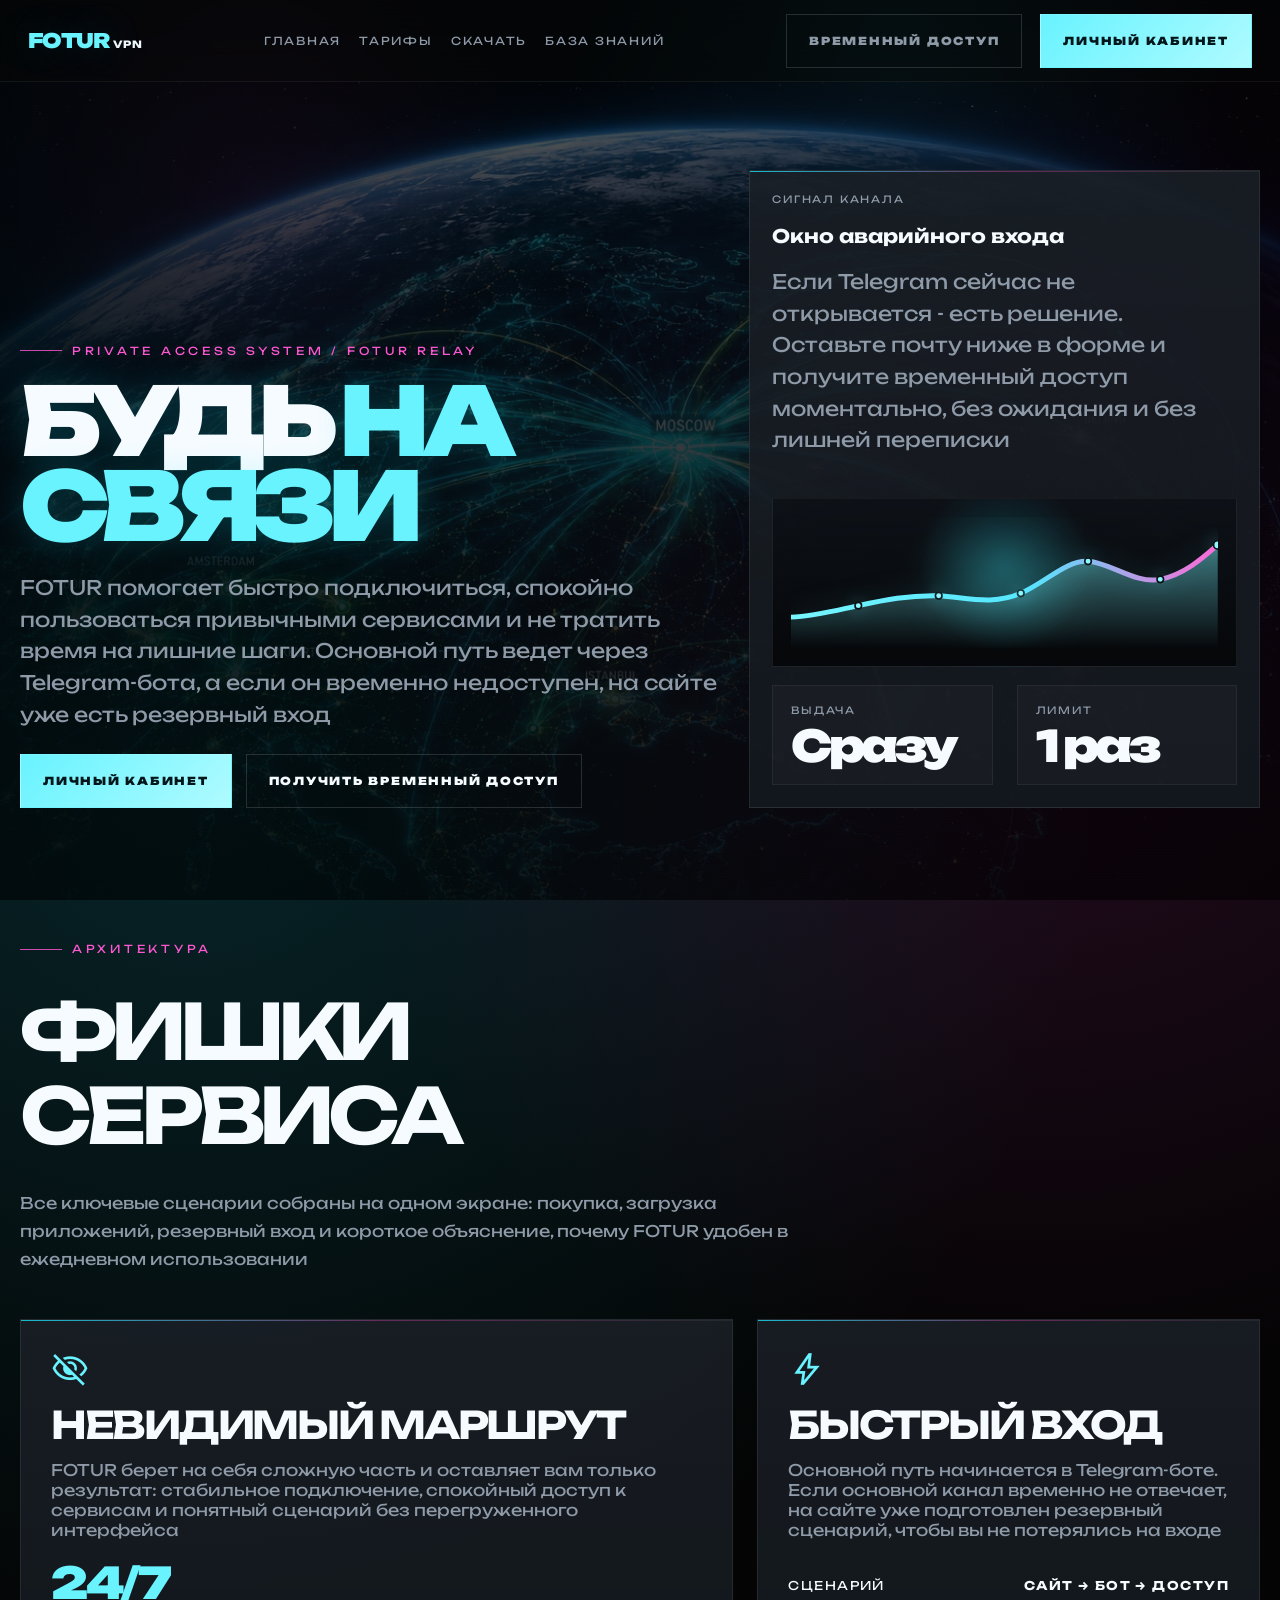
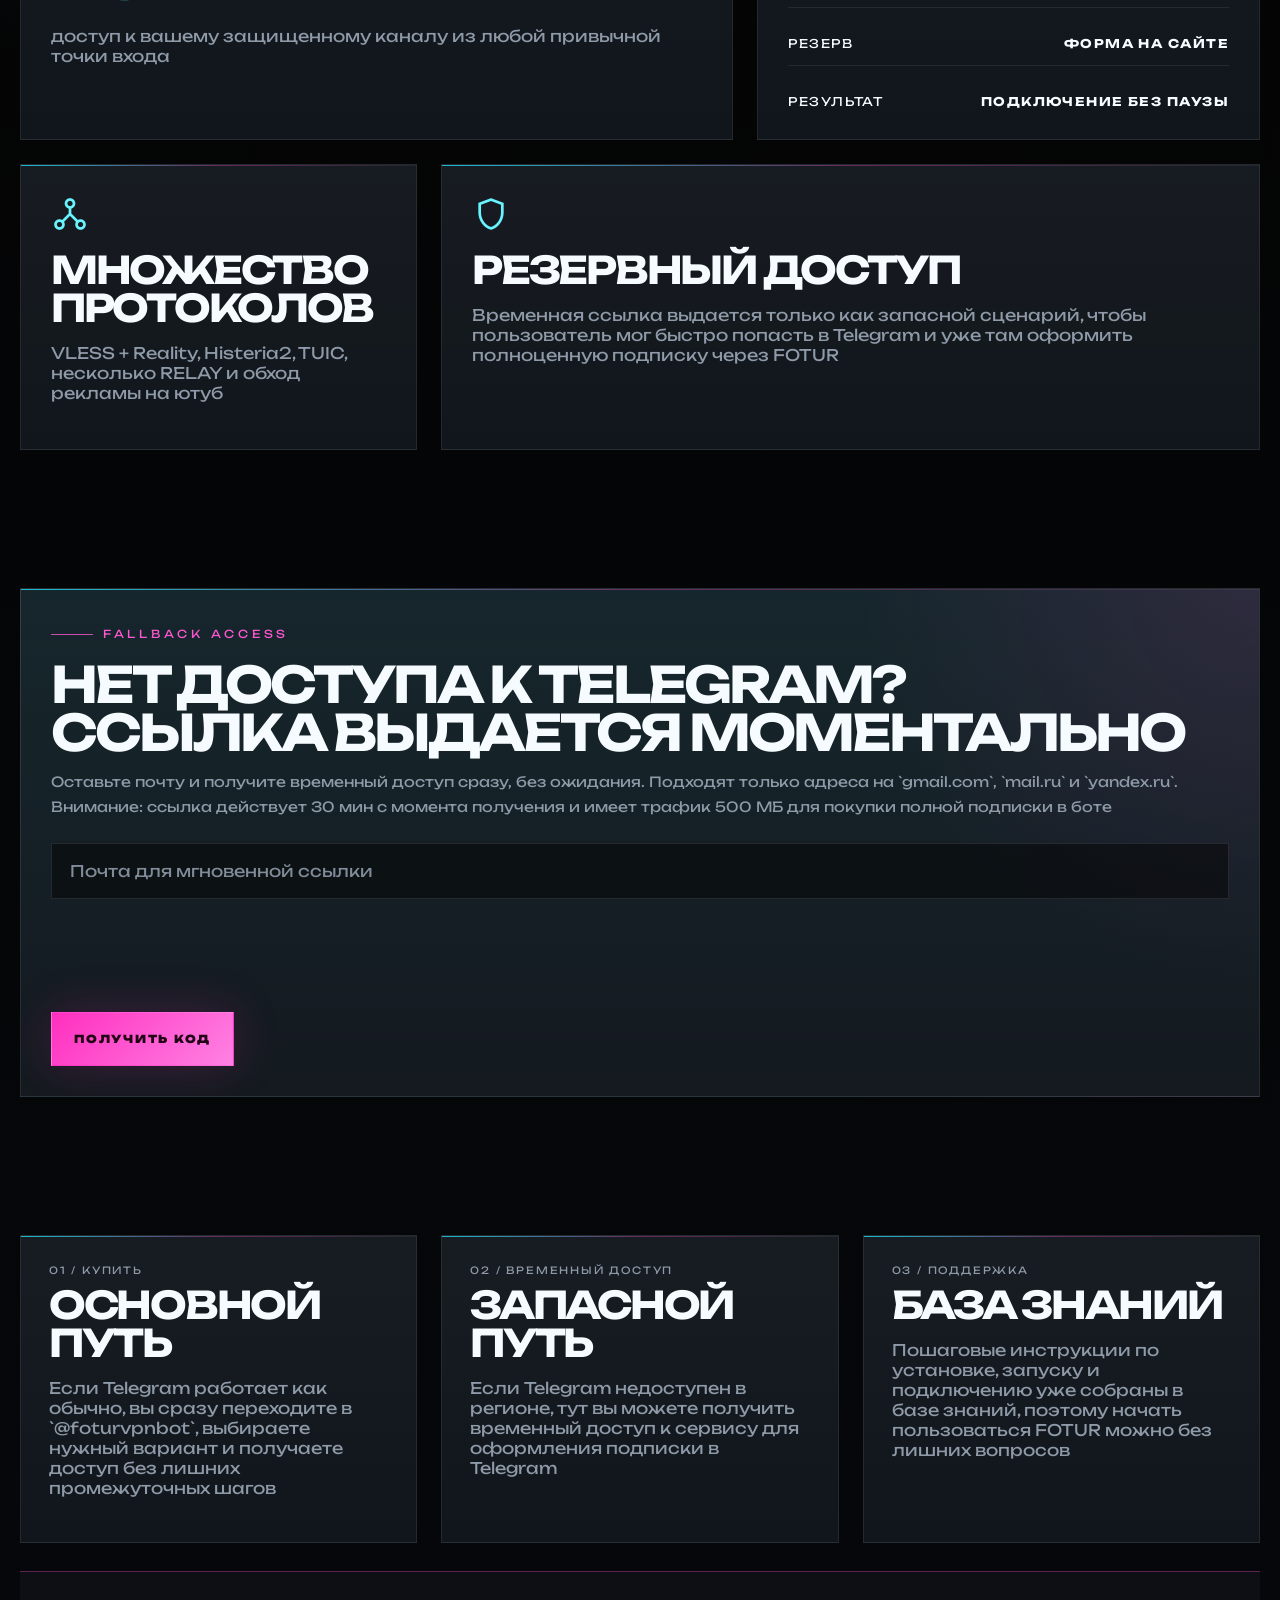
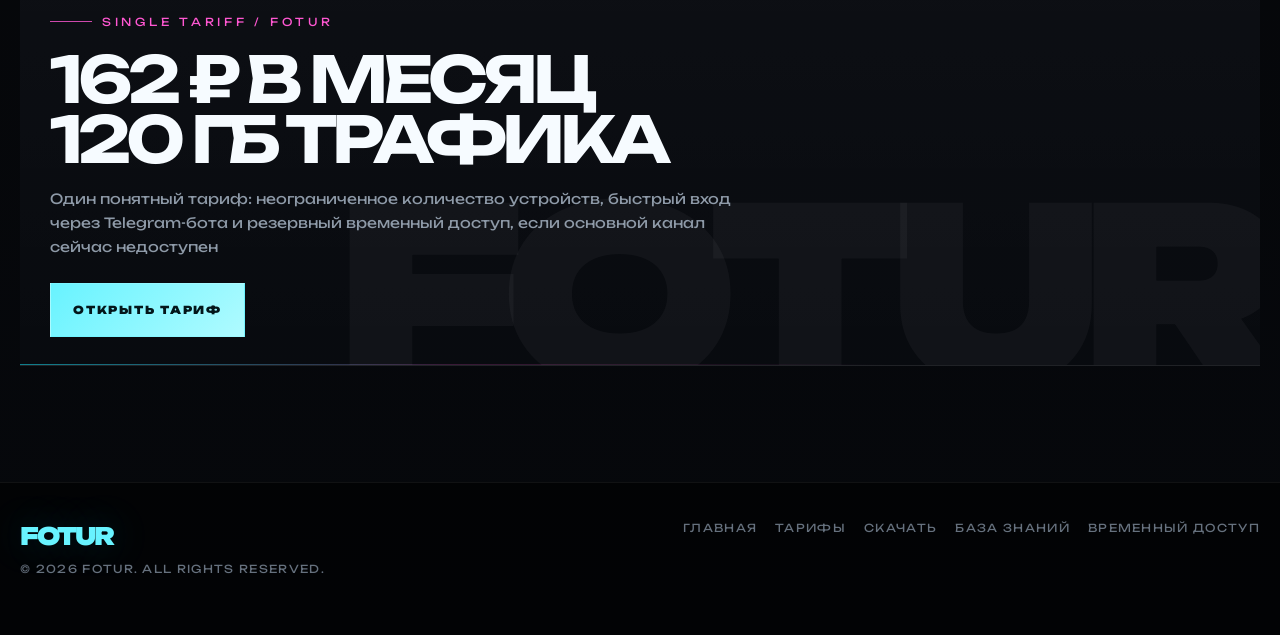
<file: index.html>
<!doctype html>
<html lang="ru">
<head>
  <meta charset="utf-8">
  <meta name="viewport" content="width=device-width, initial-scale=1">
  <meta name="theme-color" content="#040404">
  <title>FOTUR VPN - безопасный VPN, быстрый доступ и Telegram-бот</title>
  <meta name="description" content="FOTUR VPN - безопасный VPN-сервис с быстрым подключением, единым тарифом 162 ₽ в месяц, 120 ГБ трафика и резервным доступом, если Telegram временно недоступен.">
  <meta name="robots" content="index,follow,max-image-preview:large,max-snippet:-1,max-video-preview:-1">
  <meta name="author" content="FOTUR VPN">
  <meta name="keywords" content="FOTUR VPN, VPN, безопасный VPN, купить VPN, VPN Telegram, VPN для Windows, VPN для Android, VPN для iPhone, VPN Россия">
  <meta property="og:locale" content="ru_RU">
  <meta property="og:type" content="website">
  <meta property="og:site_name" content="FOTUR VPN">
  <meta property="og:title" content="FOTUR VPN - безопасный VPN, быстрый доступ и Telegram-бот">
  <meta property="og:description" content="Безопасное подключение, единый тариф, быстрый вход через Telegram-бота и резервный сценарий доступа прямо на сайте.">
  <meta property="og:url" content="https://fotur.qd.je/">
  <meta property="og:image" content="https://fotur.qd.je/assets/FT-image.png?v=20260611">
  <meta property="og:image:alt" content="FOTUR VPN - глобальная защищенная сеть">
  <meta name="twitter:card" content="summary_large_image">
  <meta name="twitter:title" content="FOTUR VPN - безопасный VPN, быстрый доступ и Telegram-бот">
  <meta name="twitter:description" content="Единый тариф 162 ₽ в месяц, 120 ГБ трафика и быстрый вход через Telegram-бота или резервный доступ на сайте.">
  <meta name="twitter:image" content="https://fotur.qd.je/assets/FT-image.png?v=20260611">
  <link rel="canonical" href="https://fotur.qd.je/">
  <link rel="icon" href="/favicon.ico" sizes="any">
  <link rel="shortcut icon" href="/favicon.ico">
  <link rel="preconnect" href="https://fonts.googleapis.com">
  <link rel="preconnect" href="https://fonts.gstatic.com" crossorigin>
  <link href="https://fonts.googleapis.com/css2?family=Unbounded:wght@200..900&display=swap" rel="stylesheet">
  <link href="https://fonts.googleapis.com/css2?family=Material+Symbols+Outlined:wght,FILL@100..700,0..1&display=swap" rel="stylesheet">
  <link rel="stylesheet" href="style.css">
  <script type="application/ld+json">
  {
    "@context": "https://schema.org",
    "@graph": [
      {
        "@type": "Organization",
        "@id": "https://fotur.qd.je/#organization",
        "name": "FOTUR VPN",
        "url": "https://fotur.qd.je/",
        "logo": "https://fotur.qd.je/favicon.ico",
        "sameAs": [
          "https://t.me/foturvpnbot",
          "https://fotur.gitbook.io/fotur-vpn"
        ]
      },
      {
        "@type": "WebSite",
        "@id": "https://fotur.qd.je/#website",
        "url": "https://fotur.qd.je/",
        "name": "FOTUR VPN",
        "publisher": {
          "@id": "https://fotur.qd.je/#organization"
        },
        "inLanguage": "ru-RU"
      },
      {
        "@type": "SoftwareApplication",
        "@id": "https://fotur.qd.je/#application",
        "name": "FOTUR VPN",
        "applicationCategory": "SecurityApplication",
        "operatingSystem": "Windows, macOS, Linux, Android, iOS",
        "description": "VPN-сервис с быстрым подключением, единым тарифом и резервным доступом, если Telegram временно недоступен.",
        "offers": {
          "@type": "Offer",
          "price": "162",
          "priceCurrency": "RUB",
          "url": "https://fotur.qd.je/tariffs/",
          "availability": "https://schema.org/InStock"
        }
      }
    ]
  }
  </script>
</head>
<body data-page="index" data-api-base-url="https://pay.fotur.tech/site-api">
  <div class="noise"></div>
  <div class="scan"></div>

  <nav class="nav">
    <a class="brand" href="/" aria-label="FOTUR VPN"><span>FOTUR</span><span class="brand-vpn">VPN</span></a>
    <button class="burger" type="button" aria-label="Открыть меню">☰</button>
    <div class="nav__links">
      <a href="/" data-page="index">Главная</a>
      <a href="/tariffs/" data-page="tariffs">Тарифы</a>
      <a href="/download/" data-page="download">Скачать</a>
      <a href="https://fotur.gitbook.io/fotur-vpn" target="_blank" rel="noreferrer">База знаний</a>
      <a class="mobile-buy-link" href="https://app.fotur.qd.je" target="_blank" rel="noreferrer">Личный кабинет</a>
      <a class="mobile-temp-link" href="#bridge">Временный доступ</a>
    </div>
    <div class="nav__actions">
      <a class="btn ghost btn-nav" href="#bridge">Временный доступ</a>
      <a class="btn primary" href="https://app.fotur.qd.je" target="_blank" rel="noreferrer">Личный кабинет</a>
    </div>
  </nav>

  <main class="page">
    <section class="hero">
      <div class="container hero__grid">
        <div class="hero-copy fade-up">
          <div class="eyebrow">Private access system / FOTUR relay</div>
          <h1>Будь <span class="accent">на связи</span></h1>
          <p>FOTUR помогает быстро подключиться, спокойно пользоваться привычными сервисами и не тратить время на лишние шаги. Основной путь ведет через Telegram-бота, а если он временно недоступен, на сайте уже есть резервный вход</p>
          <div class="hero__buttons">
            <a class="btn primary" href="https://app.fotur.qd.je" target="_blank" rel="noreferrer">Личный кабинет</a>
            <a class="btn ghost" href="#bridge">Получить временный доступ</a>
          </div>
        </div>

        <aside class="signal-card signal-card--compact fade-up">
          <div>
            <span class="mini-label">Сигнал канала</span>
            <h3>Окно аварийного входа</h3>
            <p class="panel-note">Если Telegram сейчас не открывается - есть решение. Оставьте почту ниже в форме и получите временный доступ моментально, без ожидания и без лишней переписки</p>
          </div>
          <div class="signal-card__screen">
            <div class="signal-graph" aria-hidden="true">
              <div class="signal-graph__glow"></div>
              <svg viewBox="0 0 520 160" preserveAspectRatio="none" role="presentation">
                <defs>
                  <linearGradient id="foturGraphStroke" x1="0%" y1="0%" x2="100%" y2="0%">
                    <stop offset="0%" stop-color="#77f6ff"></stop>
                    <stop offset="55%" stop-color="#52e4ff"></stop>
                    <stop offset="100%" stop-color="#ff67d6"></stop>
                  </linearGradient>
                  <linearGradient id="foturGraphFill" x1="0%" y1="0%" x2="0%" y2="100%">
                    <stop offset="0%" stop-color="rgba(119,246,255,0.45)"></stop>
                    <stop offset="100%" stop-color="rgba(119,246,255,0)"></stop>
                  </linearGradient>
                </defs>
                <path class="signal-graph__area" d="M0,122 C28,121 54,114 82,108 C114,101 144,95 180,96 C214,98 246,108 280,93 C310,80 336,52 362,54 C390,56 420,82 450,76 C480,70 504,48 520,34 L520,160 L0,160 Z"></path>
                <path class="signal-graph__line" d="M0,122 C28,121 54,114 82,108 C114,101 144,95 180,96 C214,98 246,108 280,93 C310,80 336,52 362,54 C390,56 420,82 450,76 C480,70 504,48 520,34"></path>
                <g class="signal-graph__points">
                  <circle cx="82" cy="108" r="4"></circle>
                  <circle cx="180" cy="96" r="4"></circle>
                  <circle cx="280" cy="93" r="4"></circle>
                  <circle cx="362" cy="54" r="4"></circle>
                  <circle cx="450" cy="76" r="4"></circle>
                  <circle cx="520" cy="34" r="5"></circle>
                </g>
              </svg>
            </div>
          </div>
          <div class="metric-grid">
            <div class="metric">
              <span>Выдача</span>
              <strong>Сразу</strong>
            </div>
            <div class="metric">
              <span>Лимит</span>
              <strong>1 раз</strong>
            </div>
          </div>
        </aside>
      </div>
    </section>

    <section class="section">
      <div class="container">
        <div class="section-title fade-up">
          <div class="eyebrow">Архитектура</div>
          <h2>Фишки<br>сервиса</h2>
          <p>Все ключевые сценарии собраны на одном экране: покупка, загрузка приложений, резервный вход и короткое объяснение, почему FOTUR удобен в ежедневном использовании</p>
        </div>

        <div class="section-grid">
          <article class="card big fade-up">
            <span class="material-symbols-outlined icon">visibility_off</span>
            <h3>Невидимый маршрут</h3>
            <p>FOTUR берет на себя сложную часть и оставляет вам только результат: стабильное подключение, спокойный доступ к сервисам и понятный сценарий без перегруженного интерфейса</p>
            <div class="stat">24/7</div>
            <p>доступ к вашему защищенному каналу из любой привычной точки входа</p>
          </article>

          <article class="card mid fade-up">
            <span class="material-symbols-outlined icon">bolt</span>
            <h3>Быстрый вход</h3>
            <p>Основной путь начинается в Telegram-боте. Если основной канал временно не отвечает, на сайте уже подготовлен резервный сценарий, чтобы вы не потерялись на входе</p>
            <div class="stack-list">
              <div class="stack-item"><span>Сценарий</span><strong>Сайт → бот → доступ</strong></div>
              <div class="stack-item"><span>Резерв</span><strong>Форма на сайте</strong></div>
              <div class="stack-item"><span>Результат</span><strong>Подключение без паузы</strong></div>
            </div>
          </article>

          <article class="card small fade-up">
            <span class="material-symbols-outlined icon">network_node</span>
            <h3>Множество протоколов</h3>
            <p>VLESS + Reality, Histeria2, TUIC, несколько RELAY и обход рекламы на ютуб</p>
          </article>

          <article class="card long fade-up">
            <span class="material-symbols-outlined icon">shield</span>
            <h3>Резервный доступ</h3>
            <p>Временная ссылка выдается только как запасной сценарий, чтобы пользователь мог быстро попасть в Telegram и уже там оформить полноценную подписку через FOTUR</p>
          </article>
        </div>
      </div>
    </section>

    <section class="section" id="bridge">
      <div class="container">
        <div class="form-panel form-panel--featured fade-up">
          <div class="eyebrow">Fallback access</div>
          <h2>Нет доступа к Telegram?<br>Ссылка выдается моментально</h2>
          <p class="panel-note">Оставьте почту и получите временный доступ сразу, без ожидания. Подходят только адреса на `gmail.com`, `mail.ru` и `yandex.ru`. Внимание: ссылка действует 30 мин с момента получения и имеет трафик 500 МБ для покупки полной подписки в боте</p>
          <form data-lead-form="bridge" class="form-grid" data-stage="request">
            <input class="field full" type="email" name="email" placeholder="Почта для мгновенной ссылки" required>
            <div class="full" data-code-wrap hidden>
              <input class="field full" type="text" name="code" placeholder="Код из письма" inputmode="numeric" autocomplete="one-time-code">
            </div>
            <div class="turnstile-box full" data-turnstile></div>
            <input type="text" name="company" tabindex="-1" autocomplete="off" hidden aria-hidden="true">
            <div class="form-actions">
              <button class="btn pink" type="submit">Получить код</button>
              <div class="status" data-status></div>
            </div>
          </form>
        </div>
      </div>
    </section>

    <section class="section">
      <div class="container">
        <div class="story-grid">
          <article class="story-card fade-up">
            <span class="mini-label">01 / Купить</span>
            <h3>Основной путь</h3>
            <p>Если Telegram работает как обычно, вы сразу переходите в `@foturvpnbot`, выбираете нужный вариант и получаете доступ без лишних промежуточных шагов</p>
          </article>
          <article class="story-card fade-up">
            <span class="mini-label">02 / Временный доступ</span>
            <h3>Запасной путь</h3>
            <p>Если Telegram недоступен в регионе, тут вы можете получить временный доступ к сервису для оформления подписки в Telegram</p>
          </article>
          <article class="story-card fade-up">
            <span class="mini-label">03 / Поддержка</span>
            <h3>База знаний</h3>
            <p>Пошаговые инструкции по установке, запуску и подключению уже собраны в базе знаний, поэтому начать пользоваться FOTUR можно без лишних вопросов</p>
          </article>
        </div>

        <div class="brand-plaque fade-up">
          <div class="brand-plaque__copy">
            <div class="eyebrow">Single tariff / FOTUR</div>
            <h2 class="brand-plaque__title">162 ₽ в месяц<br>120 ГБ трафика</h2>
            <p class="brand-plaque__text">Один понятный тариф: неограниченное количество устройств, быстрый вход через Telegram-бота и резервный временный доступ, если основной канал сейчас недоступен</p>
            <a class="btn primary" href="/tariffs/">Открыть тариф</a>
          </div>
          <div class="brand-plaque__word">FOTUR</div>
        </div>
      </div>
    </section>
  </main>

  <footer class="footer">
    <div class="container">
      <div>
        <div class="brand">FOTUR</div>
        <p>© 2026 FOTUR. All rights reserved.</p>
      </div>
      <div class="footer-nav">
        <a href="/">Главная</a>
        <a href="/tariffs/">Тарифы</a>
        <a href="/download/">Скачать</a>
        <a href="https://fotur.gitbook.io/fotur-vpn" target="_blank" rel="noreferrer">База знаний</a>
        <a href="#bridge">Временный доступ</a>
      </div>
    </div>
  </footer>

  <script>
    window.FOTUR_TURNSTILE_SITE_KEY = "0x4AAAAAADi1pA4R-Q9Hpk5D";
    window.foturTurnstileReady = () => window.dispatchEvent(new Event("fotur:turnstile-ready"));
  </script>
  <script src="https://challenges.cloudflare.com/turnstile/v0/api.js?render=explicit&onload=foturTurnstileReady" async defer></script>
  <script src="/script.js?v=20261028-trial"></script>
</body>
</html>
</file>
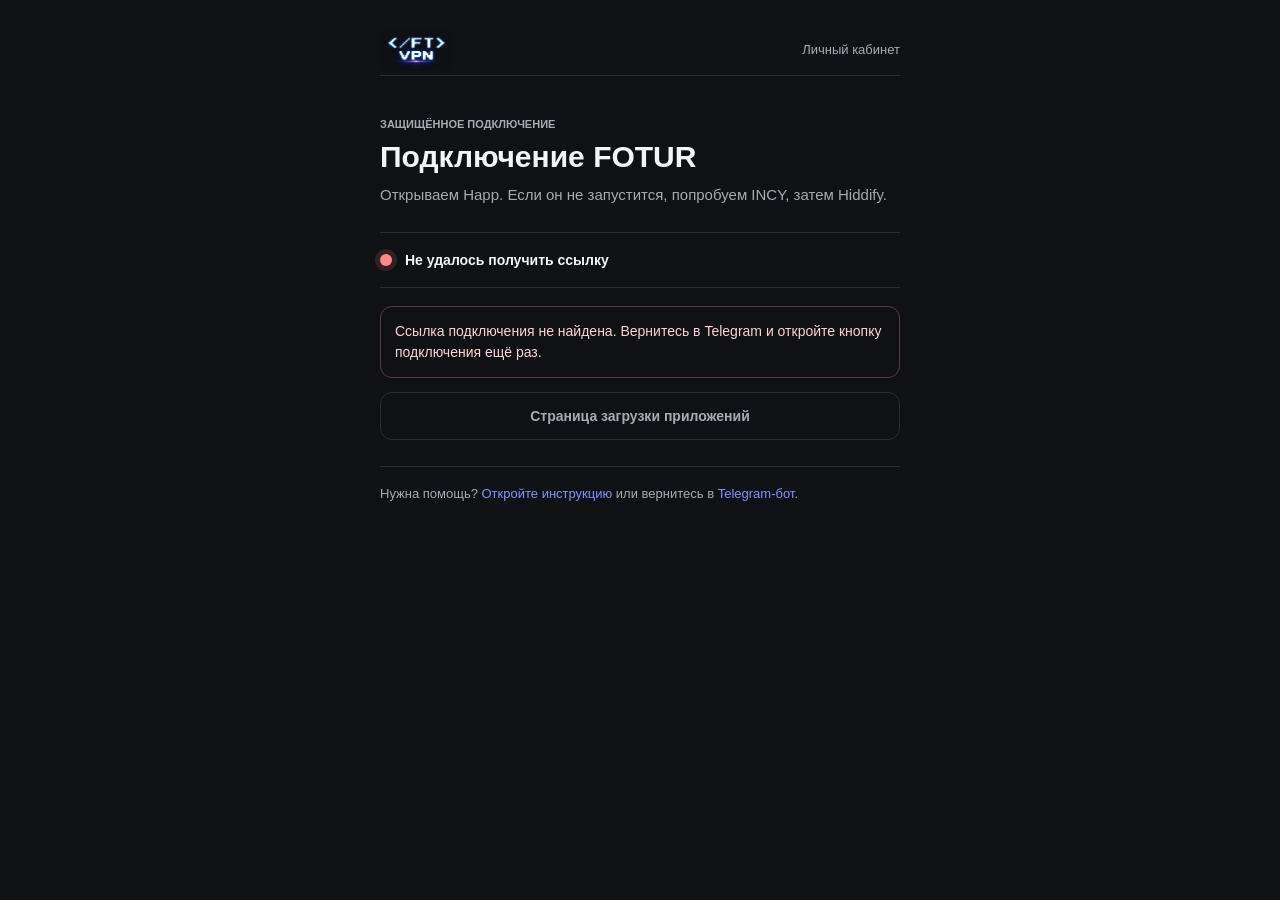
<file: connection/index.html>
<!doctype html>
<html lang="ru">
<head>
  <meta charset="utf-8">
  <meta name="viewport" content="width=device-width, initial-scale=1, viewport-fit=cover">
  <meta name="theme-color" content="#101114">
  <meta name="referrer" content="no-referrer">
  <meta name="robots" content="noindex,nofollow">
  <title>Подключение VPN · FOTUR</title>
  <style>
    :root { color-scheme: dark; --bg:#101114; --surface:#191b20; --line:#2a2d34; --text:#f4f5f7; --muted:#a7abb5; --blue:#8294ff; --mint:#56d6a1; }
    * { box-sizing:border-box; }
    body { margin:0; min-height:100vh; padding:24px 18px max(24px,env(safe-area-inset-bottom)); background:var(--bg); color:var(--text); font-family:-apple-system,BlinkMacSystemFont,"Segoe UI",sans-serif; }
    main { width:min(100%,520px); margin:0 auto; }
    header { height:52px; display:flex; align-items:center; justify-content:space-between; border-bottom:1px solid var(--line); }
    .brand { position:relative; display:block; width:72px; height:42px; overflow:hidden; }
    .brand img { position:absolute; inset:50% auto auto 50%; display:block; width:78px; height:78px; object-fit:cover; object-position:center 48%; transform:translate(-50%,calc(-50% + 2px)); filter:contrast(1.2) saturate(1.12); mask-image:url("/assets/fotur-logo.png"); mask-mode:luminance; mask-size:100% 100%; mask-position:center; mask-repeat:no-repeat; -webkit-mask-image:url("/assets/fotur-logo.png"); -webkit-mask-size:100% 100%; -webkit-mask-position:center; -webkit-mask-repeat:no-repeat; }
    .cabinet-link { color:var(--muted); font-size:13px; text-decoration:none; }
    .content { padding:42px 0 0; }
    .eyebrow { color:var(--muted); font-size:11px; font-weight:750; }
    h1 { margin:10px 0 8px; font-size:30px; line-height:1.15; }
    .lead { margin:0; color:var(--muted); font-size:15px; line-height:1.55; }
    .status-line { min-height:56px; margin:26px 0 18px; display:flex; align-items:center; gap:13px; border-top:1px solid var(--line); border-bottom:1px solid var(--line); }
    .status-mark { width:12px; height:12px; flex:none; border-radius:50%; background:var(--blue); box-shadow:0 0 0 5px #82941b22; }
    .status-line[data-state="ready"] .status-mark { background:var(--mint); box-shadow:0 0 0 5px #56d6a122; }
    .status-line[data-state="error"] .status-mark { background:#ff8989; box-shadow:0 0 0 5px #ff898922; }
    #status { color:var(--text); font-size:14px; font-weight:650; }
    .section-title { margin:24px 0 10px; color:var(--muted); font-size:12px; font-weight:750; text-transform:uppercase; }
    .app-list { display:grid; gap:8px; }
    .app-link, .action-link { min-height:56px; padding:0 16px; display:flex; align-items:center; justify-content:space-between; gap:14px; border:1px solid var(--line); border-radius:12px; background:var(--surface); color:var(--text); text-decoration:none; -webkit-tap-highlight-color:transparent; }
    .app-link:first-child { border-color:#8294ff; }
    .app-link:active, .action-link:active { transform:scale(.99); }
    .app-copy { min-width:0; display:grid; gap:3px; }
    .app-name { font-size:15px; font-weight:700; }
    .app-detail { color:var(--muted); font-size:12px; }
    .arrow { color:var(--blue); font-size:22px; }
    .actions { margin-top:14px; display:grid; gap:8px; }
    .action-link { min-height:48px; justify-content:center; font-size:14px; font-weight:700; }
    .action-primary { border-color:var(--blue); background:var(--blue); color:#101114; }
    .action-store { background:transparent; color:var(--muted); }
    .help { margin-top:26px; padding-top:17px; border-top:1px solid var(--line); color:var(--muted); font-size:13px; line-height:1.55; }
    .help a { color:var(--blue); text-decoration:none; }
    .missing { display:none; margin-top:18px; padding:14px; border:1px solid #ff898955; border-radius:12px; color:#ffd4d4; font-size:14px; line-height:1.5; }
    .missing.visible { display:block; }
    .hidden { display:none !important; }
    a:focus-visible, button:focus-visible { outline:3px solid #a9b5ff; outline-offset:3px; }
    @media (max-width:420px) { body { padding-left:15px; padding-right:15px; } .content { padding-top:32px; } h1 { font-size:27px; } }
  </style>
</head>
<body>
  <main>
    <header>
      <a class="brand" href="https://fotur.qd.je" aria-label="FOTUR — сайт"><img src="/assets/fotur-logo.png" alt="FOTUR VPN" draggable="false"></a>
      <a class="cabinet-link" href="https://app.fotur.qd.je">Личный кабинет</a>
    </header>
    <section class="content" aria-labelledby="title">
      <div class="eyebrow">ЗАЩИЩЁННОЕ ПОДКЛЮЧЕНИЕ</div>
      <h1 id="title">Подключение FOTUR</h1>
      <p class="lead">Открываем Happ. Если он не запустится, попробуем INCY, затем Hiddify.</p>
      <div class="status-line" id="status-line" data-state="loading" aria-live="polite">
        <span class="status-mark" aria-hidden="true"></span><span id="status">Выберите приложение для импорта</span>
      </div>
      <div class="missing" id="missing" role="alert">Ссылка подключения не найдена. Вернитесь в Telegram и откройте кнопку подключения ещё раз.</div>
      <h2 class="section-title">Открыть в приложении</h2>
      <nav class="app-list" aria-label="VPN-приложения">
        <a class="app-link" id="happ-link" href="#"><span class="app-copy"><span class="app-name">Happ</span><span class="app-detail">Импортировать подписку</span></span><span class="arrow" aria-hidden="true">›</span></a>
        <a class="app-link" id="incy-link" href="#"><span class="app-copy"><span class="app-name">INCY</span><span class="app-detail">Импортировать подписку</span></span><span class="arrow" aria-hidden="true">›</span></a>
        <a class="app-link" id="hiddify-link" href="#"><span class="app-copy"><span class="app-name">Hiddify</span><span class="app-detail">Импортировать подписку</span></span><span class="arrow" aria-hidden="true">›</span></a>
      </nav>
      <div class="actions">
        <a class="action-link action-primary" id="copy-link" href="#">Скопировать ссылку подписки</a>
        <a class="action-link action-store" id="store-link" href="https://fotur.gitbook.io/fotur-vpn/ustanovka-prilozhenii" target="_blank" rel="noopener noreferrer">Страница загрузки приложений</a>
      </div>
      <p class="help">Нужна помощь? <a href="https://fotur.gitbook.io/fotur-vpn/ustanovka-prilozhenii" target="_blank" rel="noopener noreferrer">Откройте инструкцию</a> или вернитесь в <a href="https://t.me/foturvpnbot">Telegram-бот</a>.</p>
    </section>
  </main>
  <script>
    (() => {
      const params = new URLSearchParams(window.location.search);
      const normalizeSubscription = (value) => {
        if (!value) return value;
        try {
          const url = new URL(value);
          const match = url.pathname.match(/^(\/(?:[^/]+\/)+[0-9a-f]{8}-[0-9a-f]{4}-[0-9a-f]{4}-[0-9a-f]{4}-[0-9a-f]{12})(?:\/auto)?\/?$/i);
          if (url.protocol !== "https:" || url.hostname !== "vpn.fotur.tech" || !match) return value;
          url.pathname = `${match[1]}/auto/`;
          url.hash = "";
          return url.toString();
        } catch {
          return value;
        }
      };
      const config = normalizeSubscription(params.get("config"));
      const statusLine = document.getElementById("status-line");
      const status = document.getElementById("status");
      const missing = document.getElementById("missing");
      const links = {
        happ: document.getElementById("happ-link"),
        incy: document.getElementById("incy-link"),
        hiddify: document.getElementById("hiddify-link"),
      };
      const encode = encodeURIComponent;

      if (!config) {
        statusLine.dataset.state = "error";
        status.textContent = "Не удалось получить ссылку";
        missing.classList.add("visible");
        Object.values(links).forEach((link) => link.classList.add("hidden"));
        document.querySelector(".section-title").classList.add("hidden");
        document.getElementById("copy-link").classList.add("hidden");
        return;
      }

      links.happ.href = `happ://add/${encode(config)}`;
      links.incy.href = `incy://add/${encode(config)}`;
      links.hiddify.href = `hiddify://import/${config}`;
      document.getElementById("copy-link").addEventListener("click", async (event) => {
        event.preventDefault();
        try {
          await navigator.clipboard.writeText(config);
          statusLine.dataset.state = "ready";
          status.textContent = "Ссылка скопирована";
        } catch {
          statusLine.dataset.state = "error";
          status.textContent = "Не удалось скопировать — откройте приложение кнопкой выше";
        }
      });

      statusLine.dataset.state = "ready";
      status.textContent = "Пробуем Happ · следующая попытка через 5 секунд";
      Object.entries(links).forEach(([name, link]) => {
        link.addEventListener("click", () => {
          const next = name === "happ" ? "Если Happ не открылся, попробуйте INCY" : name === "incy" ? "Если INCY не открылся, попробуйте Hiddify" : "Если приложение не открылось, установите Happ или скопируйте ссылку";
          status.textContent = next;
        });
      });

      const sequence = [links.happ, links.incy, links.hiddify];
      let sequenceIndex = 0;
      const launchNext = () => {
        if (document.visibilityState === "hidden" || sequenceIndex >= sequence.length) return;
        const link = sequence[sequenceIndex++];
        window.location.href = link.href;
        if (sequenceIndex < sequence.length) window.setTimeout(launchNext, 5000);
        else status.textContent = "Если приложение не открылось, выберите его вручную";
      };
      window.setTimeout(launchNext, 250);
    })();
  </script>
</body>
</html>
</file>
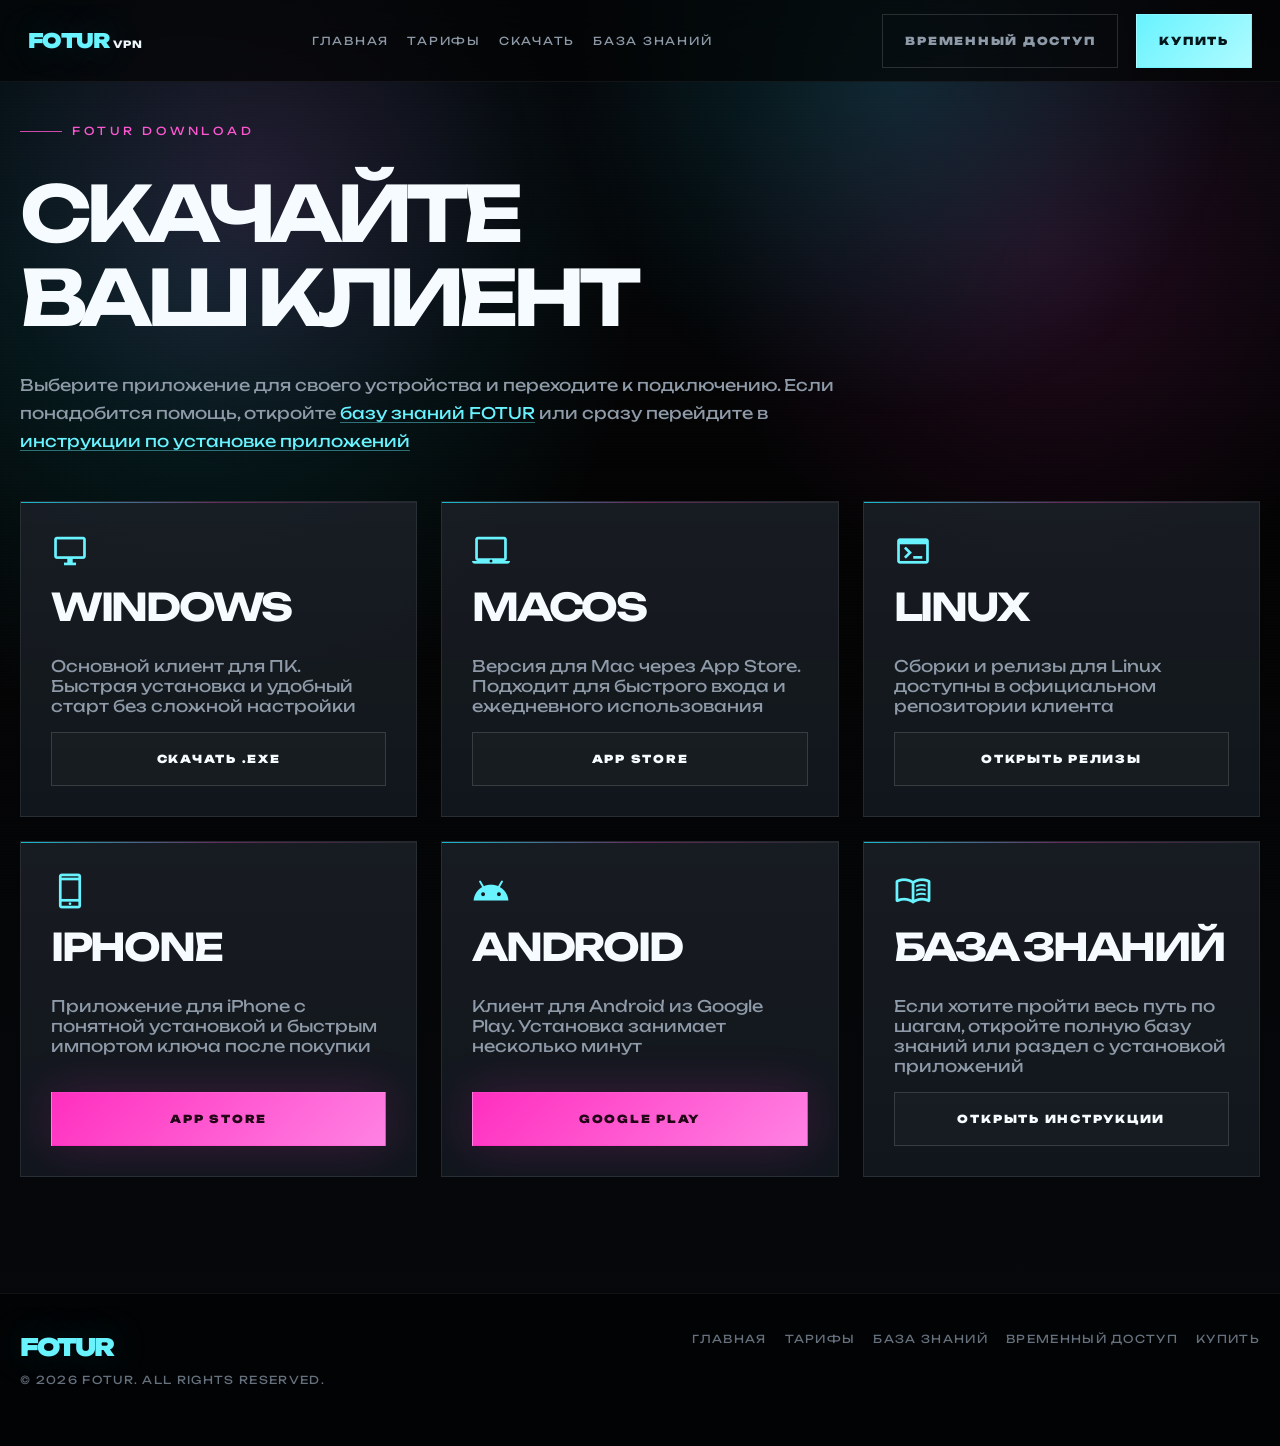
<file: download/index.html>
<!doctype html>
<html lang="ru">
<head>
  <meta charset="utf-8">
  <meta name="viewport" content="width=device-width, initial-scale=1">
  <meta name="theme-color" content="#040404">
  <title>Скачать FOTUR VPN для Windows, macOS, Linux, iPhone и Android</title>
  <meta name="description" content="Скачайте FOTUR VPN для Windows, macOS, Linux, iPhone и Android. Пошаговые инструкции по установке и настройке доступны в базе знаний FOTUR.">
  <meta name="robots" content="index,follow,max-image-preview:large,max-snippet:-1,max-video-preview:-1">
  <meta name="author" content="FOTUR VPN">
  <meta property="og:locale" content="ru_RU">
  <meta property="og:type" content="website">
  <meta property="og:site_name" content="FOTUR VPN">
  <meta property="og:title" content="Скачать FOTUR VPN для Windows, macOS, Linux, iPhone и Android">
  <meta property="og:description" content="Официальные ссылки на приложения FOTUR и база знаний с инструкциями по установке и подключению.">
  <meta property="og:url" content="https://fotur.qd.je/download/">
  <meta property="og:image" content="https://fotur.qd.je/assets/FT-image.png?v=20260611">
  <meta property="og:image:alt" content="Скачивание приложений FOTUR VPN">
  <meta name="twitter:card" content="summary_large_image">
  <meta name="twitter:title" content="Скачать FOTUR VPN для Windows, macOS, Linux, iPhone и Android">
  <meta name="twitter:description" content="Официальные приложения FOTUR и инструкции по установке для всех основных платформ.">
  <meta name="twitter:image" content="https://fotur.qd.je/assets/FT-image.png?v=20260611">
  <link rel="canonical" href="https://fotur.qd.je/download/">
  <link rel="icon" href="/favicon.ico" sizes="any">
  <link rel="shortcut icon" href="/favicon.ico">
  <link rel="preconnect" href="https://fonts.googleapis.com">
  <link rel="preconnect" href="https://fonts.gstatic.com" crossorigin>
  <link href="https://fonts.googleapis.com/css2?family=Unbounded:wght@200..900&display=swap" rel="stylesheet">
  <link href="https://fonts.googleapis.com/css2?family=Material+Symbols+Outlined:wght,FILL@100..700,0..1&display=swap" rel="stylesheet">
  <link rel="stylesheet" href="/style.css">
  <script type="application/ld+json">
  {
    "@context": "https://schema.org",
    "@graph": [
      {
        "@type": "Organization",
        "@id": "https://fotur.qd.je/#organization",
        "name": "FOTUR VPN",
        "url": "https://fotur.qd.je/"
      },
      {
        "@type": "CollectionPage",
        "@id": "https://fotur.qd.je/download/#page",
        "url": "https://fotur.qd.je/download/",
        "name": "Скачать FOTUR VPN",
        "description": "Страница загрузки приложений FOTUR VPN для основных платформ.",
        "isPartOf": {
          "@id": "https://fotur.qd.je/#website"
        },
        "inLanguage": "ru-RU"
      }
    ]
  }
  </script>
</head>
<body data-page="download">
  <div class="noise"></div>
  <div class="scan"></div>

  <nav class="nav">
    <a class="brand" href="/" aria-label="FOTUR VPN"><span>FOTUR</span><span class="brand-vpn">VPN</span></a>
    <button class="burger" type="button" aria-label="Открыть меню">☰</button>
    <div class="nav__links">
      <a href="/" data-page="index">Главная</a>
      <a href="/tariffs/" data-page="tariffs">Тарифы</a>
      <a href="/download/" data-page="download">Скачать</a>
      <a href="https://fotur.gitbook.io/fotur-vpn" target="_blank" rel="noreferrer">База знаний</a>
      <a class="mobile-buy-link" href="https://t.me/foturvpnbot" target="_blank" rel="noreferrer">Купить</a>
      <a class="mobile-temp-link" href="/#bridge">Временный доступ</a>
    </div>
    <div class="nav__actions">
      <a class="btn ghost btn-nav" href="/#bridge">Временный доступ</a>
      <a class="btn primary" href="https://t.me/foturvpnbot" target="_blank" rel="noreferrer">Купить</a>
    </div>
  </nav>

  <main class="page">
    <section class="section">
      <div class="container">
        <div class="section-title fade-up">
          <div class="eyebrow">FOTUR download</div>
          <h2>Скачайте<br>ваш клиент</h2>
          <p>Выберите приложение для своего устройства и переходите к подключению. Если понадобится помощь, откройте <a class="inline-link" href="https://fotur.gitbook.io/fotur-vpn" target="_blank" rel="noreferrer">базу знаний FOTUR</a> или сразу перейдите в <a class="inline-link" href="https://fotur.gitbook.io/fotur-vpn/ustanovka-prilozhenii" target="_blank" rel="noreferrer">инструкции по установке приложений</a></p>
        </div>

        <div class="download-grid">
          <article class="download-card fade-up">
            <span class="material-symbols-outlined icon">desktop_windows</span>
            <h3>Windows</h3>
            <p>Основной клиент для ПК. Быстрая установка и удобный старт без сложной настройки</p>
            <a class="btn" href="https://github.com/hiddify/hiddify-app/releases/download/v4.1.1/Hiddify-Windows-Setup-x64.exe" target="_blank" rel="noreferrer">Скачать .exe</a>
          </article>

          <article class="download-card fade-up">
            <span class="material-symbols-outlined icon">laptop_mac</span>
            <h3>macOS</h3>
            <p>Версия для Mac через App Store. Подходит для быстрого входа и ежедневного использования</p>
            <a class="btn" href="https://apps.apple.com/us/app/incy/id6756943388" target="_blank" rel="noreferrer">App Store</a>
          </article>

          <article class="download-card fade-up">
            <span class="material-symbols-outlined icon">terminal</span>
            <h3>Linux</h3>
            <p>Сборки и релизы для Linux доступны в официальном репозитории клиента</p>
            <a class="btn" href="https://github.com/v2rayA/v2rayA/releases/tag/v2.2.7.5" target="_blank" rel="noreferrer">Открыть релизы</a>
          </article>

          <article class="download-card fade-up">
            <span class="material-symbols-outlined icon">phone_iphone</span>
            <h3>iPhone</h3>
            <p>Приложение для iPhone с понятной установкой и быстрым импортом ключа после покупки</p>
            <a class="btn pink" href="https://apps.apple.com/us/app/incy/id6756943388" target="_blank" rel="noreferrer">App Store</a>
          </article>

          <article class="download-card fade-up">
            <span class="material-symbols-outlined icon">android</span>
            <h3>Android</h3>
            <p>Клиент для Android из Google Play. Установка занимает несколько минут</p>
            <a class="btn pink" href="https://play.google.com/store/apps/details?id=app.hiddify.com&hl=ru" target="_blank" rel="noreferrer">Google Play</a>
          </article>

          <article class="download-card fade-up">
            <span class="material-symbols-outlined icon">menu_book</span>
            <h3>База знаний</h3>
            <p>Если хотите пройти весь путь по шагам, откройте полную базу знаний или раздел с установкой приложений</p>
            <a class="btn" href="https://fotur.gitbook.io/fotur-vpn/ustanovka-prilozhenii" target="_blank" rel="noreferrer">Открыть инструкции</a>
          </article>
        </div>
      </div>
    </section>
  </main>

  <footer class="footer">
    <div class="container">
      <div>
        <div class="brand">FOTUR</div>
        <p>© 2026 FOTUR. All rights reserved.</p>
      </div>
      <div class="footer-nav">
        <a href="/">Главная</a>
        <a href="/tariffs/">Тарифы</a>
        <a href="https://fotur.gitbook.io/fotur-vpn" target="_blank" rel="noreferrer">База знаний</a>
        <a href="/#bridge">Временный доступ</a>
        <a href="https://t.me/foturvpnbot" target="_blank" rel="noreferrer">Купить</a>
      </div>
    </div>
  </footer>

  <script src="/script.js"></script>
</body>
</html>
</file>
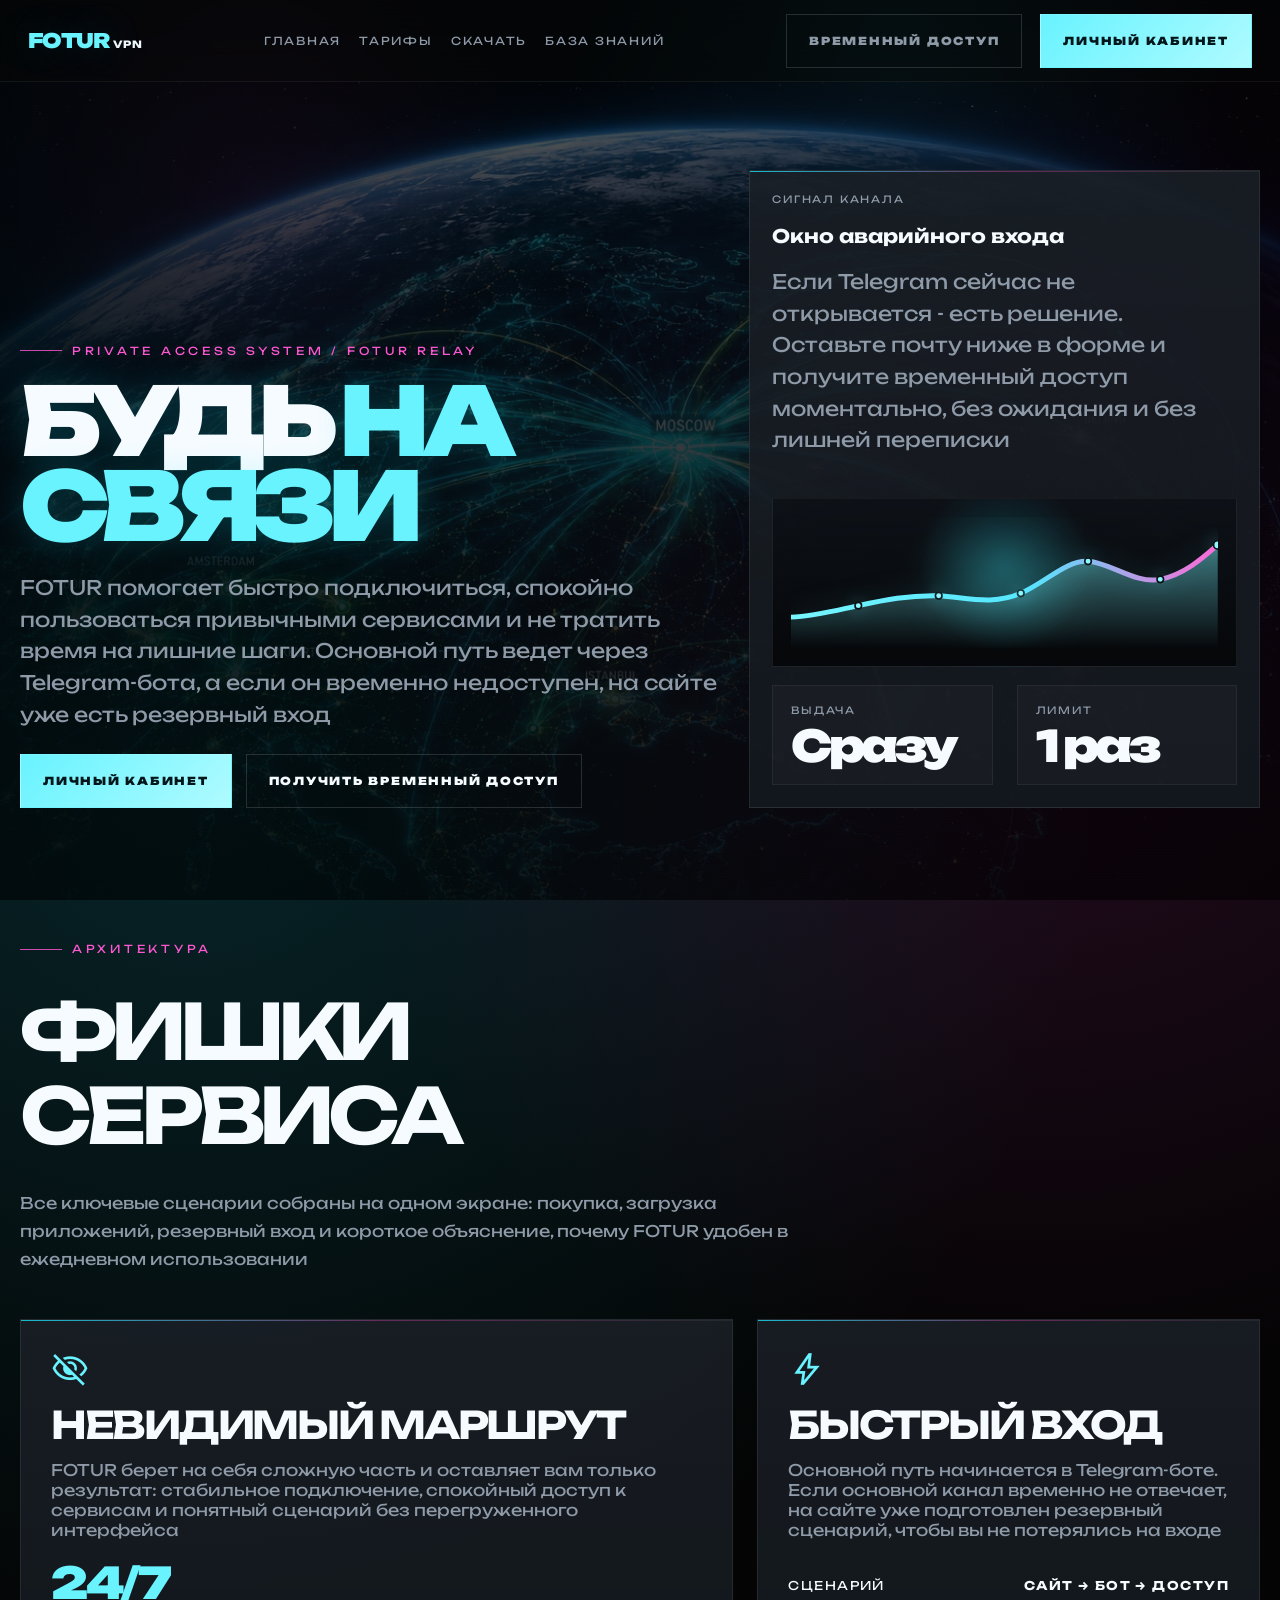
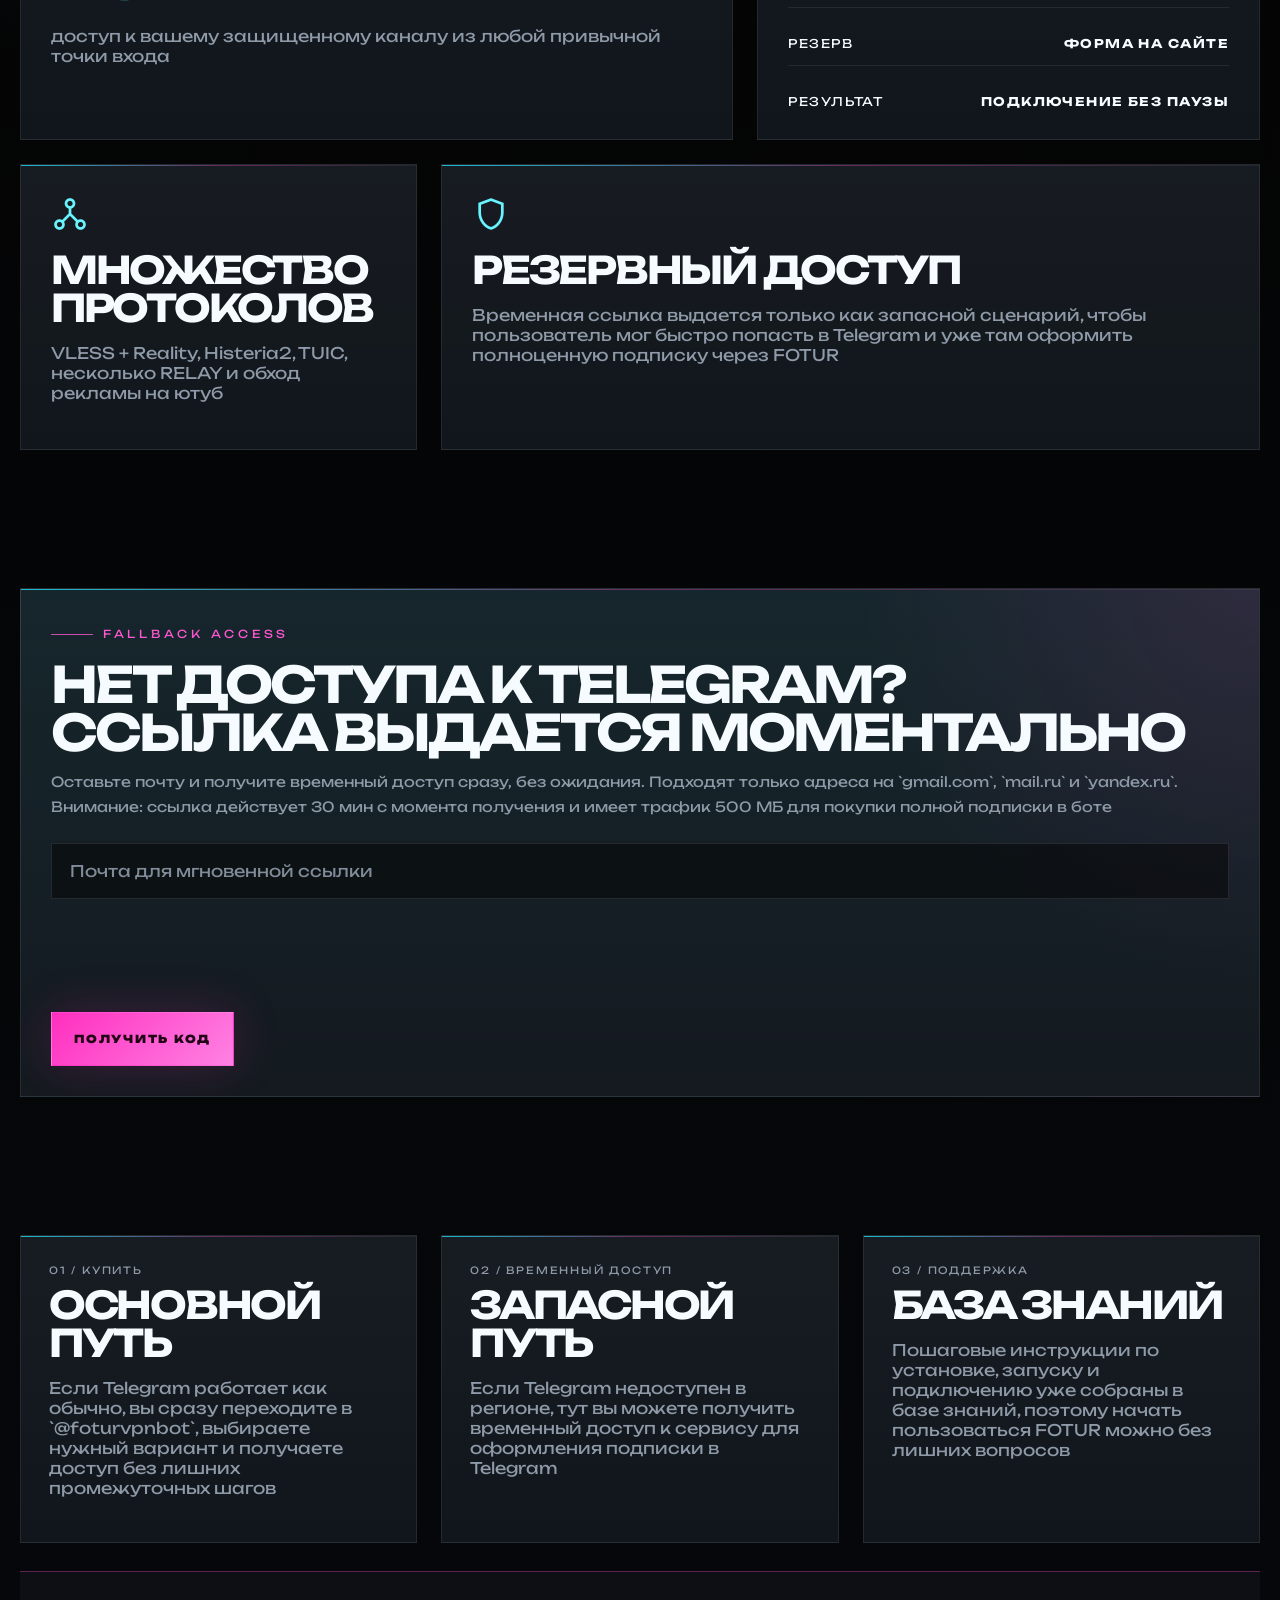
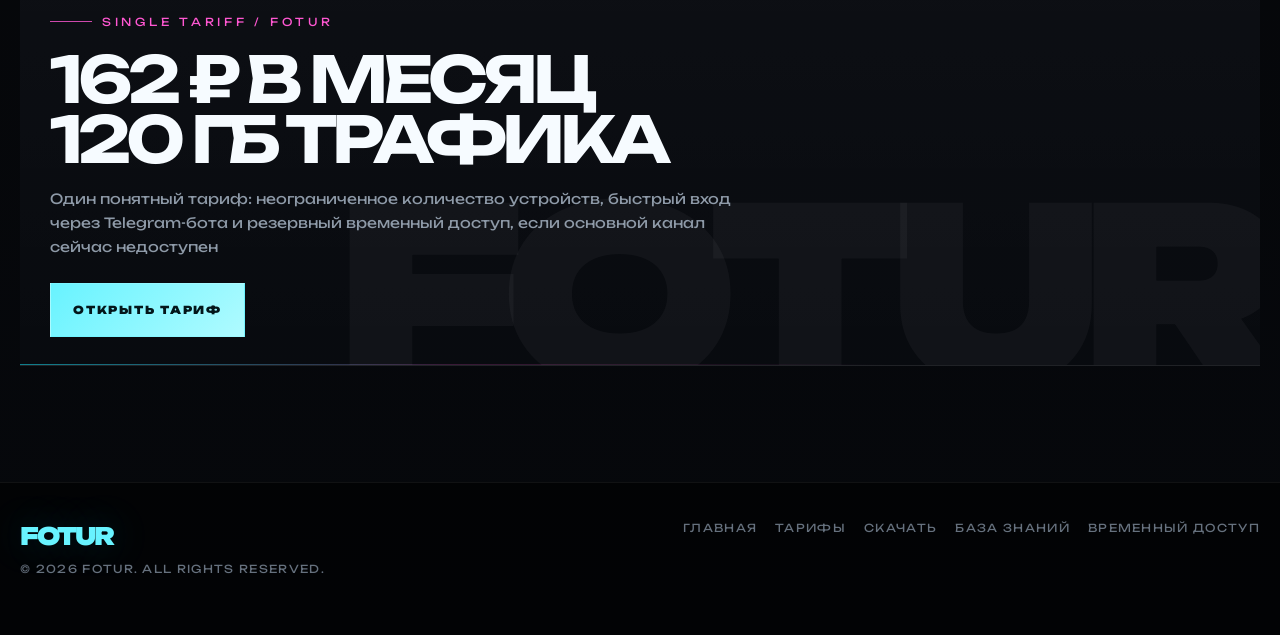
<file: features/index.html>
<!doctype html>
<html lang="ru">
<head>
  <meta charset="utf-8">
  <meta http-equiv="refresh" content="0; url=/">
  <meta name="robots" content="noindex,follow">
  <title>Redirecting...</title>
</head>
<body>
  <script>location.replace("/");</script>
</body>
</html>
</file>
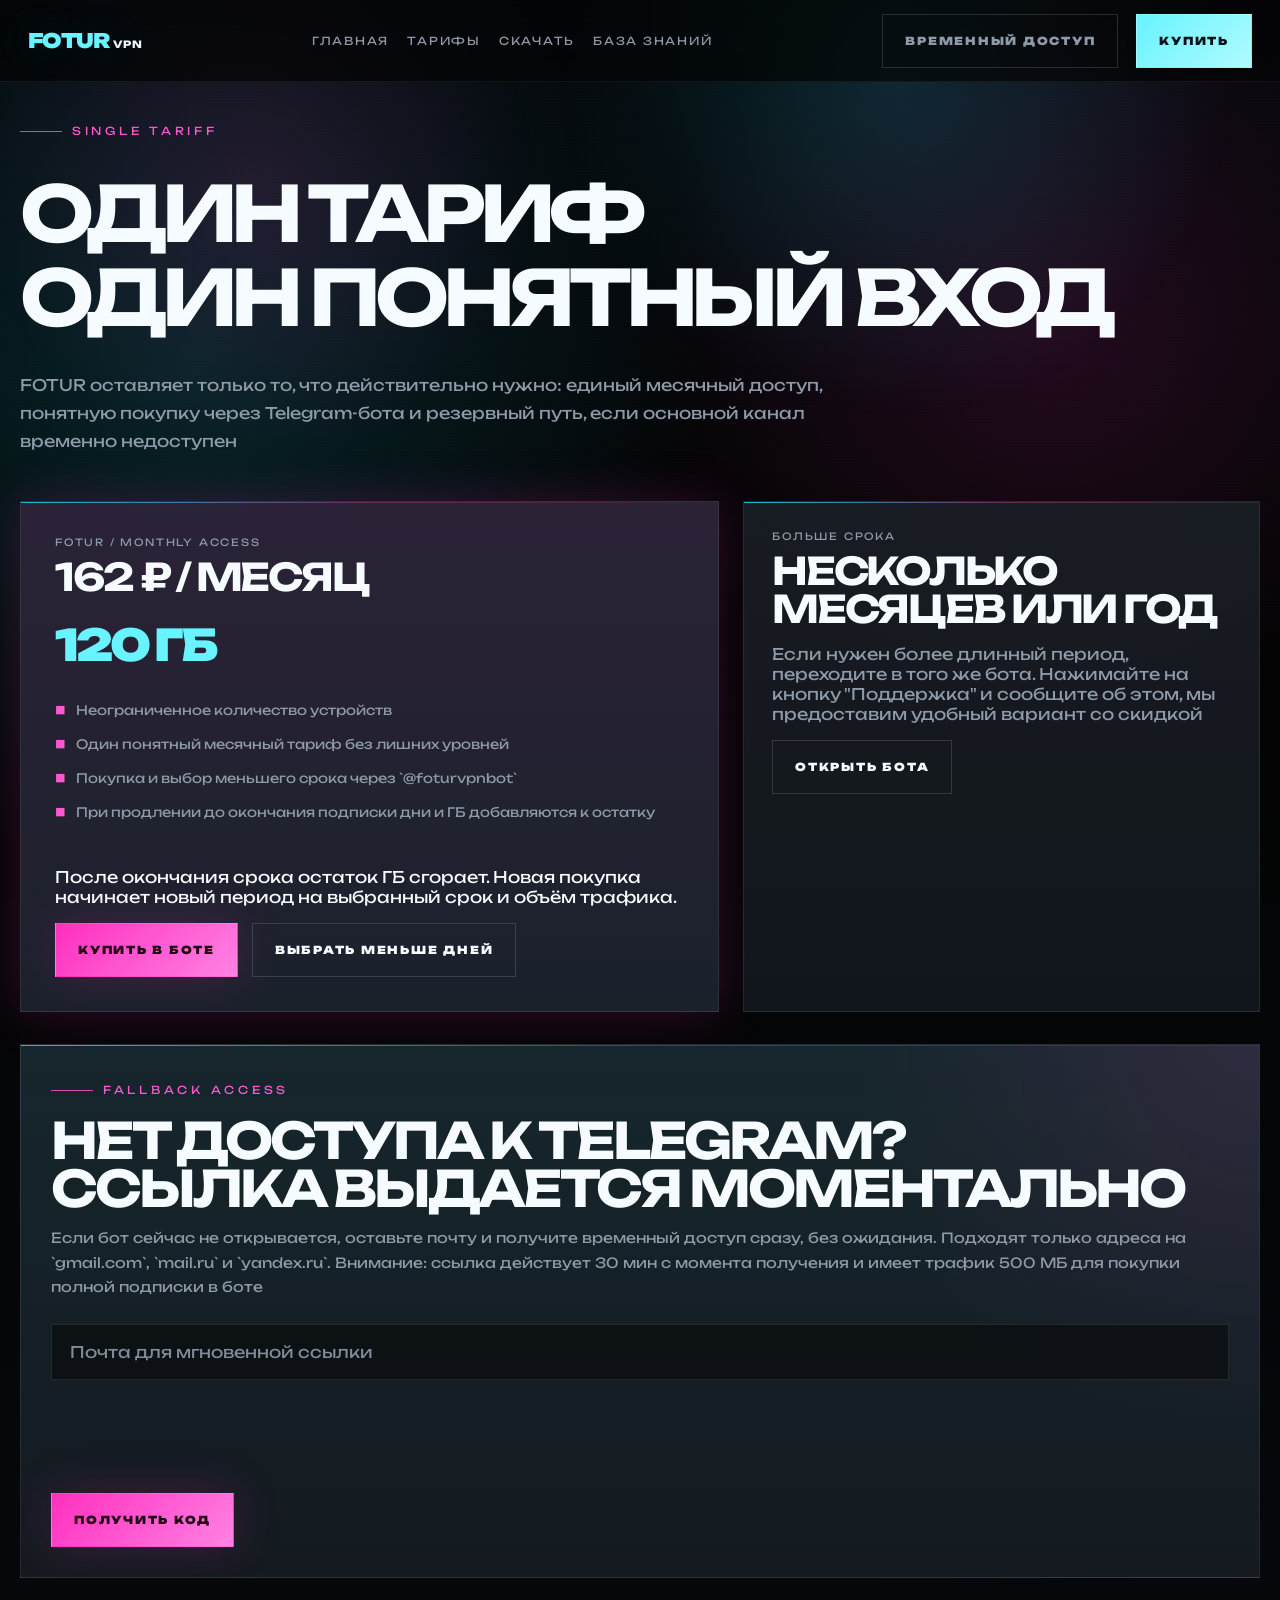
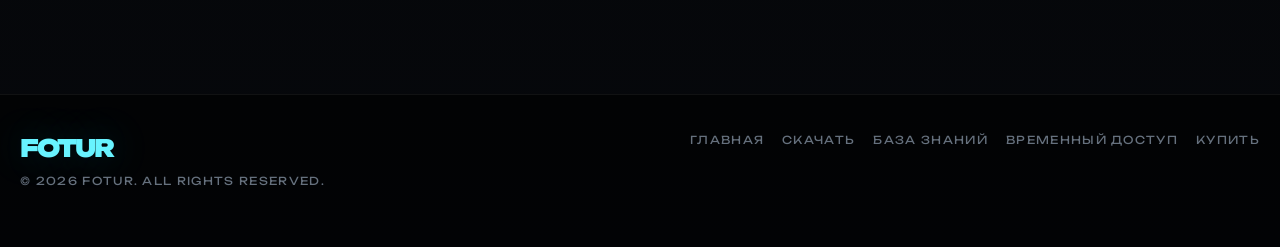
<file: tariffs/index.html>
<!doctype html>
<html lang="ru">
<head>
  <meta charset="utf-8">
  <meta name="viewport" content="width=device-width, initial-scale=1">
  <meta name="theme-color" content="#040404">
  <title>Тариф FOTUR VPN - 162 ₽ в месяц, 120 ГБ трафика</title>
  <meta name="description" content="Тариф FOTUR VPN: 162 ₽ в месяц, 120 ГБ трафика и неограниченное количество устройств. Меньший срок и длинные периоды доступны через Telegram-бота FOTUR.">
  <meta name="robots" content="index,follow,max-image-preview:large,max-snippet:-1,max-video-preview:-1">
  <meta name="author" content="FOTUR VPN">
  <meta property="og:locale" content="ru_RU">
  <meta property="og:type" content="product">
  <meta property="og:site_name" content="FOTUR VPN">
  <meta property="og:title" content="Тариф FOTUR VPN - 162 ₽ в месяц, 120 ГБ трафика">
  <meta property="og:description" content="Единый тариф FOTUR VPN с неограниченным количеством устройств и быстрым подключением через Telegram-бота.">
  <meta property="og:url" content="https://fotur.qd.je/tariffs/">
  <meta property="og:image" content="https://fotur.qd.je/assets/FT-image.png?v=20260611">
  <meta property="og:image:alt" content="Тариф FOTUR VPN">
  <meta name="twitter:card" content="summary_large_image">
  <meta name="twitter:title" content="Тариф FOTUR VPN - 162 ₽ в месяц, 120 ГБ трафика">
  <meta name="twitter:description" content="Единый тариф FOTUR VPN, неограниченное количество устройств и быстрый вход через Telegram-бота.">
  <meta name="twitter:image" content="https://fotur.qd.je/assets/FT-image.png?v=20260611">
  <link rel="canonical" href="https://fotur.qd.je/tariffs/">
  <link rel="icon" href="/favicon.ico" sizes="any">
  <link rel="shortcut icon" href="/favicon.ico">
  <link rel="preconnect" href="https://fonts.googleapis.com">
  <link rel="preconnect" href="https://fonts.gstatic.com" crossorigin>
  <link href="https://fonts.googleapis.com/css2?family=Unbounded:wght@200..900&display=swap" rel="stylesheet">
  <link href="https://fonts.googleapis.com/css2?family=Material+Symbols+Outlined:wght,FILL@100..700,0..1&display=swap" rel="stylesheet">
  <link rel="stylesheet" href="/style.css">
  <script type="application/ld+json">
  {
    "@context": "https://schema.org",
    "@graph": [
      {
        "@type": "Organization",
        "@id": "https://fotur.qd.je/#organization",
        "name": "FOTUR VPN",
        "url": "https://fotur.qd.je/"
      },
      {
        "@type": "Product",
        "@id": "https://fotur.qd.je/tariffs/#product",
        "name": "FOTUR VPN Monthly Access",
        "description": "Единый месячный тариф FOTUR VPN с 120 ГБ трафика и неограниченным количеством устройств.",
        "brand": {
          "@type": "Brand",
          "name": "FOTUR VPN"
        },
        "offers": {
          "@type": "Offer",
          "url": "https://fotur.qd.je/tariffs/",
          "priceCurrency": "RUB",
          "price": "162",
          "availability": "https://schema.org/InStock"
        }
      }
    ]
  }
  </script>
</head>
<body data-page="tariffs">
  <div class="noise"></div>
  <div class="scan"></div>

  <nav class="nav">
    <a class="brand" href="/" aria-label="FOTUR VPN"><span>FOTUR</span><span class="brand-vpn">VPN</span></a>
    <button class="burger" type="button" aria-label="Открыть меню">☰</button>
    <div class="nav__links">
      <a href="/" data-page="index">Главная</a>
      <a href="/tariffs/" data-page="tariffs">Тарифы</a>
      <a href="/download/" data-page="download">Скачать</a>
      <a href="https://fotur.gitbook.io/fotur-vpn" target="_blank" rel="noreferrer">База знаний</a>
      <a class="mobile-buy-link" href="https://t.me/foturvpnbot" target="_blank" rel="noreferrer">Купить</a>
      <a class="mobile-temp-link" href="#bridge">Временный доступ</a>
    </div>
    <div class="nav__actions">
      <a class="btn ghost btn-nav" href="#bridge">Временный доступ</a>
      <a class="btn primary" href="https://t.me/foturvpnbot" target="_blank" rel="noreferrer">Купить</a>
    </div>
  </nav>

  <main class="page">
    <section class="section">
      <div class="container">
        <div class="section-title fade-up">
          <div class="eyebrow">Single tariff</div>
          <h2>Один тариф<br>Один понятный вход</h2>
          <p>FOTUR оставляет только то, что действительно нужно: единый месячный доступ, понятную покупку через Telegram-бота и резервный путь, если основной канал временно недоступен</p>
        </div>

        <div class="pricing pricing--single">
          <article class="plan plan--single popular fade-up">
            <small>FOTUR / monthly access</small>
            <h3>162 ₽ / месяц</h3>
            <div class="price">120 ГБ</div>
            <ul>
              <li>Неограниченное количество устройств</li>
              <li>Один понятный месячный тариф без лишних уровней</li>
              <li>Покупка и выбор меньшего срока через `@foturvpnbot`</li>
              <li>При продлении до окончания подписки дни и ГБ добавляются к остатку</li>
            </ul>
            <p>После окончания срока остаток ГБ сгорает. Новая покупка начинает новый период на выбранный срок и объём трафика.</p>
            <div class="plan-actions">
              <a class="btn pink" href="https://t.me/foturvpnbot" target="_blank" rel="noreferrer">Купить в боте</a>
              <a class="btn ghost" href="https://t.me/foturvpnbot" target="_blank" rel="noreferrer">Выбрать меньше дней</a>
            </div>
          </article>

          <article class="story-card fade-up">
            <span class="mini-label">Больше срока</span>
            <h3>Несколько месяцев или год</h3>
            <p>Если нужен более длинный период, переходите в того же бота. Нажимайте на кнопку "Поддержка" и сообщите об этом, мы предоставим удобный вариант со скидкой</p>
            <a class="btn ghost" href="https://t.me/foturvpnbot" target="_blank" rel="noreferrer">Открыть бота</a>
          </article>
        </div>

        <section class="form-panel form-panel--featured fade-up" id="bridge">
          <div class="eyebrow">Fallback access</div>
          <h2>Нет доступа к Telegram?<br>Ссылка выдается моментально</h2>
          <p class="panel-note">Если бот сейчас не открывается, оставьте почту и получите временный доступ сразу, без ожидания. Подходят только адреса на `gmail.com`, `mail.ru` и `yandex.ru`. Внимание: ссылка действует 30 мин с момента получения и имеет трафик 500 МБ для покупки полной подписки в боте</p>
          <form data-lead-form="bridge" class="form-grid" data-stage="request">
            <input class="field full" type="email" name="email" placeholder="Почта для мгновенной ссылки" required>
            <div class="full" data-code-wrap hidden>
              <input class="field full" type="text" name="code" placeholder="Код из письма" inputmode="numeric" autocomplete="one-time-code">
            </div>
            <div class="turnstile-box full" data-turnstile></div>
            <input type="text" name="company" tabindex="-1" autocomplete="off" hidden aria-hidden="true">
            <div class="form-actions">
              <button class="btn pink" type="submit">Получить код</button>
              <div class="status" data-status></div>
            </div>
          </form>
        </section>
      </div>
    </section>
  </main>

  <footer class="footer">
    <div class="container">
      <div>
        <div class="brand">FOTUR</div>
        <p>© 2026 FOTUR. All rights reserved.</p>
      </div>
      <div class="footer-nav">
        <a href="/">Главная</a>
        <a href="/download/">Скачать</a>
        <a href="https://fotur.gitbook.io/fotur-vpn" target="_blank" rel="noreferrer">База знаний</a>
        <a href="#bridge">Временный доступ</a>
        <a href="https://t.me/foturvpnbot" target="_blank" rel="noreferrer">Купить</a>
      </div>
    </div>
  </footer>

  <script>
    window.FOTUR_TURNSTILE_SITE_KEY = "0x4AAAAAADi1pA4R-Q9Hpk5D";
    window.foturTurnstileReady = () => window.dispatchEvent(new Event("fotur:turnstile-ready"));
  </script>
  <script src="https://challenges.cloudflare.com/turnstile/v0/api.js?render=explicit&onload=foturTurnstileReady" async defer></script>
  <script src="/script.js"></script>
</body>
</html>
</file>
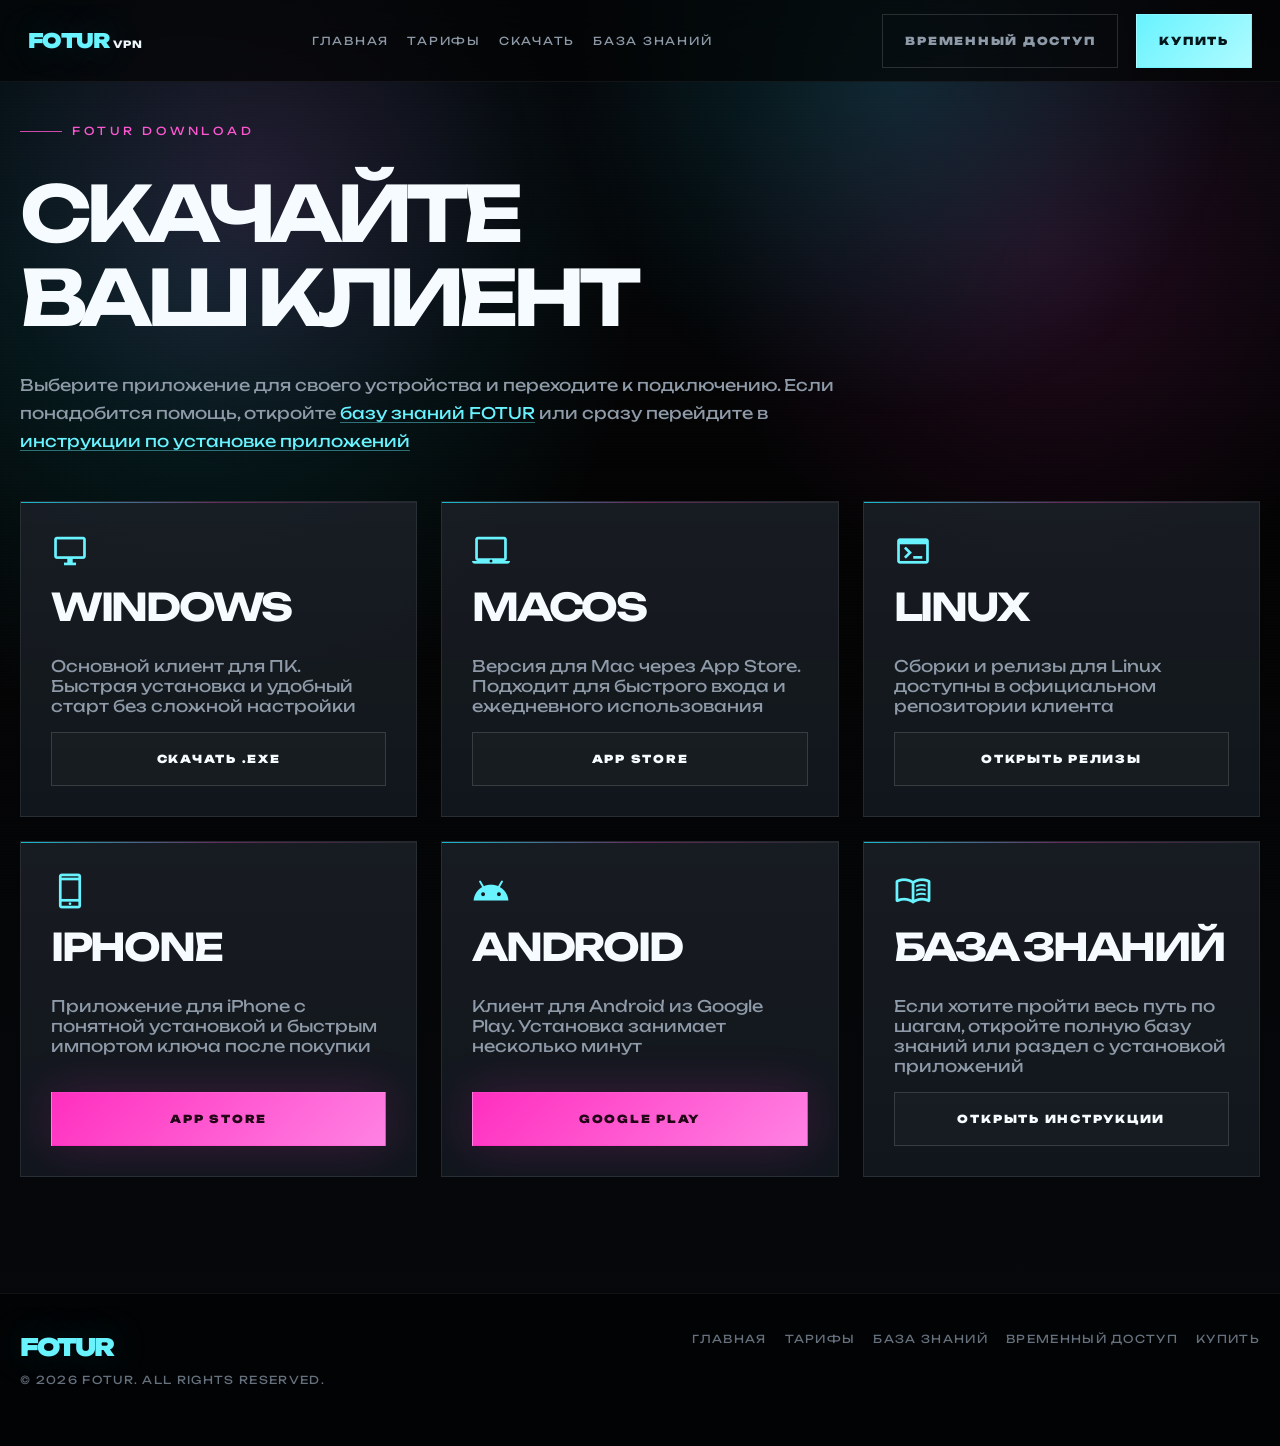
<file: download.html>
<!doctype html>
<html lang="ru">
<head>
  <meta charset="utf-8">
  <meta http-equiv="refresh" content="0; url=/download/">
  <meta name="robots" content="noindex,follow">
  <title>Redirecting...</title>
</head>
<body>
  <script>location.replace("/download/");</script>
</body>
</html>
</file>
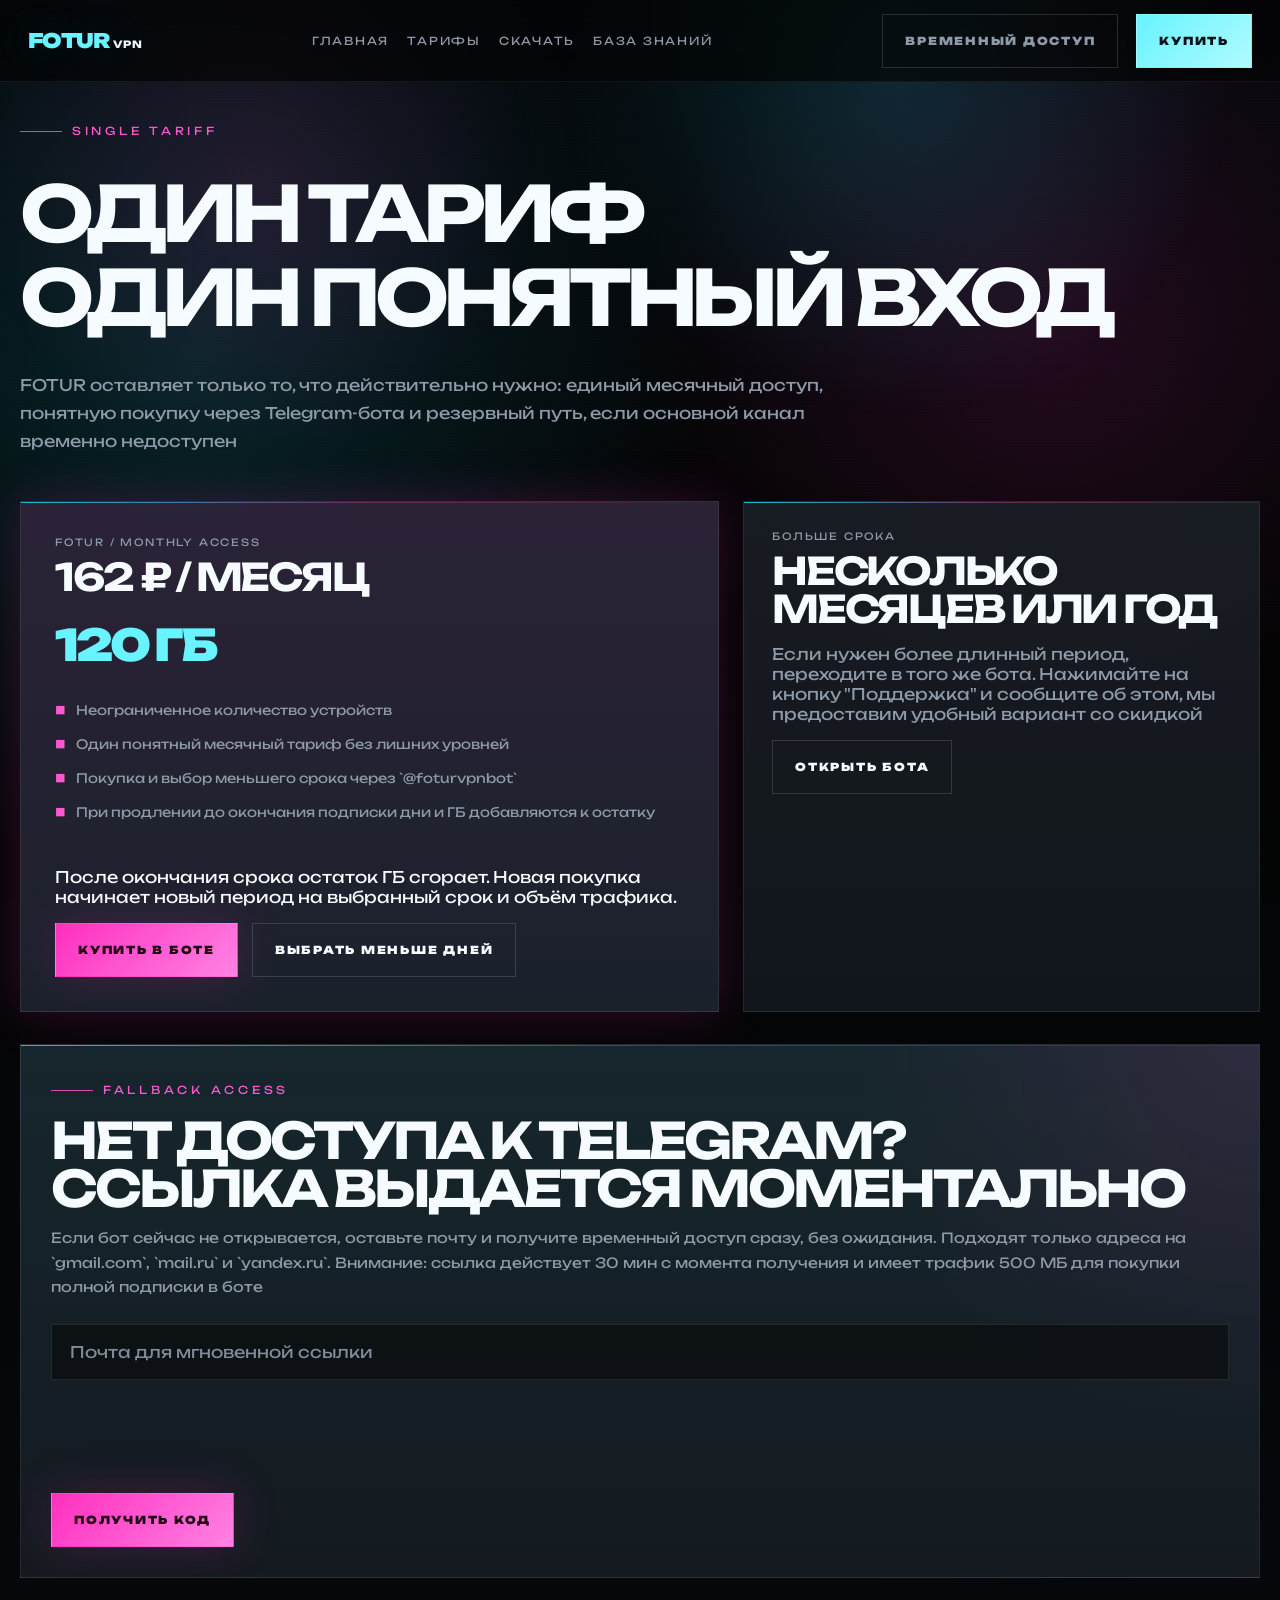
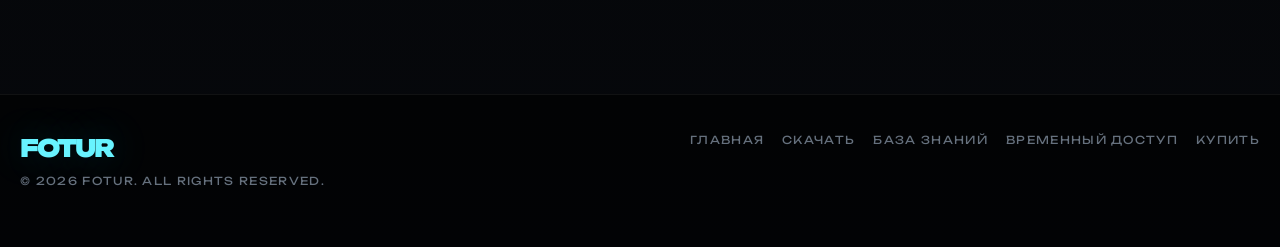
<file: tariffs.html>
<!doctype html>
<html lang="ru">
<head>
  <meta charset="utf-8">
  <meta http-equiv="refresh" content="0; url=/tariffs/">
  <meta name="robots" content="noindex,follow">
  <title>Redirecting...</title>
</head>
<body>
  <script>location.replace("/tariffs/");</script>
</body>
</html>
</file>
<file: style.css>
:root{
  --bg:#040404;
  --bg-soft:#0b0f14;
  --panel:#10161d;
  --panel-strong:#171f29;
  --panel-elevated:#1b2430;
  --line:rgba(255,255,255,.08);
  --line-strong:rgba(0,255,255,.24);
  --text:#f6fbff;
  --muted:#8e9aa8;
  --cyan:#68f3ff;
  --cyan-strong:#15dff4;
  --pink:#ff57d2;
  --pink-strong:#ff2fbf;
  --glow-cyan:0 0 40px rgba(21,223,244,.22);
  --glow-pink:0 0 48px rgba(255,47,191,.18);
}

*{box-sizing:border-box}
html{scroll-behavior:smooth}
body{
  margin:0;
  background:
    radial-gradient(circle at 15% 20%, rgba(21,223,244,.14), transparent 28%),
    radial-gradient(circle at 82% 18%, rgba(255,47,191,.12), transparent 22%),
    linear-gradient(180deg, #07090d 0%, #040404 34%, #06080c 100%);
  color:var(--text);
  font-family:'Unbounded',system-ui,sans-serif;
  overflow-x:hidden;
}
a{color:inherit;text-decoration:none}
button,input,select,textarea{font:inherit}
button{cursor:pointer}
img{max-width:100%;display:block}

.noise,
.scan,
.page::before,
.hero::before{
  pointer-events:none;
}

.noise{
  position:fixed;
  inset:0;
  z-index:1;
  opacity:.06;
  background-image:
    linear-gradient(0deg, rgba(255,255,255,.07) 1px, transparent 1px),
    linear-gradient(90deg, rgba(255,255,255,.05) 1px, transparent 1px);
  background-size:34px 34px;
}

.scan{
  position:fixed;
  inset:0;
  z-index:2;
  opacity:.08;
  background:
    linear-gradient(rgba(18,16,16,0) 50%, rgba(0,0,0,.28) 50%),
    linear-gradient(90deg, rgba(0,255,255,.03), rgba(255,87,210,.03), rgba(255,255,255,.02));
  background-size:100% 3px, 100% 100%;
}

.nav{
  position:fixed;
  top:0;
  left:0;
  right:0;
  height:82px;
  z-index:50;
  display:flex;
  align-items:center;
  justify-content:space-between;
  gap:20px;
  padding:0 28px;
  background:rgba(4,4,4,.68);
  backdrop-filter:blur(18px);
  border-bottom:1px solid rgba(255,255,255,.06);
}

.brand{
  font-size:24px;
  font-weight:900;
  letter-spacing:-.08em;
  color:var(--cyan);
  text-shadow:var(--glow-cyan);
}

.nav .brand{
  display:flex;
  align-items:baseline;
  gap:4px;
  font-size:20px;
}

.nav .brand-vpn{
  color:#edf6fb;
  font-size:10px;
  font-weight:800;
  letter-spacing:.04em;
  text-shadow:none;
}

.nav__links,
.nav__actions{
  display:flex;
  align-items:center;
  gap:18px;
}

.nav__links a,
.nav__actions a{
  font-size:11px;
  text-transform:uppercase;
  letter-spacing:.16em;
  color:var(--muted);
  transition:.25s ease;
}

.nav__links a:hover,
.nav__links a.active,
.nav__actions a:hover{
  color:var(--cyan);
}

.mobile-buy-link{
  display:none;
}

.mobile-temp-link{
  display:none;
}

.burger{
  display:none;
  border:0;
  background:transparent;
  color:var(--cyan);
  font-size:30px;
}

.btn{
  display:inline-flex;
  align-items:center;
  justify-content:center;
  gap:10px;
  min-height:54px;
  padding:14px 22px;
  border:1px solid rgba(255,255,255,.14);
  background:rgba(255,255,255,.02);
  color:var(--text);
  text-transform:uppercase;
  font-size:11px;
  font-weight:900;
  letter-spacing:.16em;
  transition:transform .25s ease, border-color .25s ease, box-shadow .25s ease, background .25s ease, color .25s ease;
}

.btn:hover{
  transform:translateY(-2px);
  border-color:var(--cyan);
  box-shadow:var(--glow-cyan);
}

.btn.primary{
  background:linear-gradient(135deg, var(--cyan) 0%, #affbff 100%);
  border-color:transparent;
  color:#03161a;
}

.btn.primary:hover{
  background:linear-gradient(135deg, #86f8ff 0%, #d4ffff 100%);
  color:#03161a;
}

.btn.pink{
  background:linear-gradient(135deg, var(--pink-strong) 0%, #ff82e3 100%);
  border-color:transparent;
  color:#220516;
  box-shadow:var(--glow-pink);
}

.btn.ghost{
  background:transparent;
}

.btn-nav{
  white-space:nowrap;
}

.page{
  position:relative;
  z-index:3;
  padding-top:82px;
}

.page::before{
  content:"";
  position:absolute;
  inset:0 0 auto;
  height:780px;
  background:
    radial-gradient(circle at 70% 10%, rgba(21,223,244,.15), transparent 30%),
    radial-gradient(circle at 20% 24%, rgba(255,47,191,.11), transparent 24%);
  z-index:-1;
}

.container{
  width:min(1260px, calc(100% - 40px));
  margin:0 auto;
}

.hero{
  position:relative;
  min-height:calc(100svh - 82px);
  display:flex;
  align-items:center;
  padding:18px 0 22px;
  overflow:hidden;
}

.hero::before{
  content:"";
  position:absolute;
  inset:0;
  background:
    linear-gradient(180deg, rgba(4,4,4,.16), rgba(4,4,4,.8)),
    linear-gradient(90deg, rgba(2,10,18,.78), rgba(4,4,4,.38) 42%, rgba(24,3,18,.44)),
    url('/assets/hero-network.webp') center/cover;
  opacity:.58;
  filter:saturate(1.02) contrast(1.06);
}

.hero__grid,
.section-grid,
.pricing,
.download-grid,
.metric-grid,
.form-grid,
.cta-band,
.story-grid{
  display:grid;
  gap:24px;
}

.hero__grid{
  position:relative;
  z-index:1;
  grid-template-columns:minmax(0, 1.16fr) minmax(380px, .84fr);
  align-items:center;
}

.eyebrow{
  display:inline-flex;
  align-items:center;
  gap:10px;
  margin-bottom:20px;
  color:var(--pink);
  font-size:11px;
  text-transform:uppercase;
  letter-spacing:.34em;
}

.eyebrow::before{
  content:"";
  width:42px;
  height:1px;
  background:currentColor;
  opacity:.8;
}

.hero h1,
.headline{
  margin:0 0 24px;
  font-size:clamp(46px, 7.4vw, 112px);
  line-height:.9;
  font-weight:900;
  letter-spacing:-.09em;
  text-transform:uppercase;
  text-shadow:0 0 32px rgba(21,223,244,.2);
}

.accent{
  color:var(--cyan);
}

.hero p,
.lead,
.section-title p,
.card p,
.plan li,
.download-card p,
.story-card p,
.panel-note,
.status{
  color:var(--muted);
}

.hero p,
.lead{
  max-width:760px;
  margin:0 0 24px;
  font-size:clamp(15px, 1.6vw, 20px);
  line-height:1.58;
}

.hero__buttons{
  display:flex;
  flex-wrap:wrap;
  gap:14px;
}

.hero-copy{
  align-self:end;
}

.hero-panel,
.card,
.plan,
.download-card,
.story-card,
.form-panel,
.signal-card{
  position:relative;
  overflow:hidden;
  background:
    linear-gradient(180deg, rgba(255,255,255,.04), rgba(255,255,255,.01)),
    rgba(16,22,29,.88);
  border:1px solid var(--line);
  box-shadow:inset 0 1px 0 rgba(255,255,255,.05);
}

.hero-panel::before,
.card::before,
.plan::before,
.download-card::before,
.story-card::before,
.form-panel::before,
.signal-card::before{
  content:"";
  position:absolute;
  inset:0 auto auto 0;
  width:100%;
  height:1px;
  background:linear-gradient(90deg, rgba(21,223,244,.8), rgba(255,47,191,.3), transparent);
}

.signal-card{
  min-height:100%;
  padding:26px;
  display:grid;
  gap:22px;
  align-self:stretch;
}

.signal-card--compact{
  padding:22px;
  gap:18px;
}

.signal-card__screen{
  min-height:166px;
  padding:18px;
  background:
    radial-gradient(circle at 50% 40%, rgba(21,223,244,.2), transparent 34%),
    linear-gradient(180deg, rgba(10,14,20,.7), rgba(5,6,8,.95));
  border:1px solid rgba(255,255,255,.08);
}

.signal-card__screen .bars{
  height:88px;
}

.signal-graph{
  position:relative;
  height:100%;
  min-height:126px;
  overflow:hidden;
}

.signal-graph svg{
  width:100%;
  height:100%;
  display:block;
}

.signal-graph__glow{
  position:absolute;
  inset:18% 18% 24%;
  background:radial-gradient(circle, rgba(104,243,255,.32), transparent 58%);
  filter:blur(24px);
  opacity:.95;
}

.signal-graph__line{
  fill:none;
  stroke:url(#foturGraphStroke);
  stroke-width:6;
  stroke-linecap:round;
  stroke-linejoin:round;
  filter:drop-shadow(0 0 16px rgba(104,243,255,.24));
}

.signal-graph__area{
  fill:url(#foturGraphFill);
}

.signal-graph__points circle{
  fill:#8cf8ff;
  stroke:#0c1217;
  stroke-width:2;
  filter:drop-shadow(0 0 10px rgba(104,243,255,.4));
}

.signal-card__meta,
.metric-grid{
  grid-template-columns:repeat(2, minmax(0, 1fr));
}

.metric{
  padding:18px;
  background:rgba(255,255,255,.025);
  border:1px solid rgba(255,255,255,.06);
}

.metric span,
.plan small,
.mini-label{
  display:block;
  margin-bottom:10px;
  font-size:10px;
  color:var(--muted);
  text-transform:uppercase;
  letter-spacing:.18em;
}

.metric strong,
.stat,
.price{
  font-size:clamp(24px, 3.4vw, 48px);
  font-weight:900;
  letter-spacing:-.08em;
}

.metric strong{
  display:block;
  line-height:.92;
  word-break:break-word;
}

.stat,
.price,
.brand-mark{
  color:var(--cyan);
}

.section{
  padding:42px 0 96px;
}

.section-title{
  display:grid;
  gap:14px;
  padding:0 0 30px;
}

.section-title h2{
  margin:0;
  font-size:clamp(32px, 6vw, 78px);
  line-height:1.1;
  letter-spacing:-.08em;
  text-transform:uppercase;
}

.section-title p{
  max-width:820px;
  line-height:1.75;
}

.inline-link{
  color:var(--cyan);
  text-decoration:underline;
  text-decoration-color:rgba(104,243,255,.42);
  text-underline-offset:3px;
  transition:color .25s ease, text-decoration-color .25s ease;
}

.inline-link:hover{
  color:#c8fdff;
  text-decoration-color:rgba(200,253,255,.9);
}

.section-grid{
  grid-template-columns:repeat(12, minmax(0, 1fr));
}

.card{
  padding:30px;
  transition:transform .25s ease, border-color .25s ease, box-shadow .25s ease;
}

.card:hover,
.plan:hover,
.download-card:hover,
.story-card:hover{
  transform:translateY(-4px);
  border-color:var(--line-strong);
  box-shadow:var(--glow-cyan);
}

.card.big{grid-column:span 7}
.card.mid{grid-column:span 5}
.card.small{grid-column:span 4}
.card.long{grid-column:span 8}

.card h3,
.download-card h3,
.plan h3,
.story-card h3{
  margin:0 0 14px;
  font-size:clamp(22px, 3vw, 38px);
  line-height:1;
  letter-spacing:-.06em;
  text-transform:uppercase;
}

.icon{
  display:inline-flex;
  margin-bottom:18px;
  color:var(--cyan);
  font-size:38px;
}

.bars{
  display:flex;
  align-items:end;
  gap:10px;
  height:220px;
}

.bars i{
  flex:1;
  min-height:18px;
  background:linear-gradient(180deg, rgba(255,87,210,.28), rgba(104,243,255,.92));
  box-shadow:0 0 18px rgba(104,243,255,.18);
}

.stack-list{
  display:grid;
  gap:14px;
  margin-top:24px;
}

.stack-item{
  display:flex;
  justify-content:space-between;
  gap:14px;
  padding:14px 0;
  border-bottom:1px solid rgba(255,255,255,.08);
  font-size:12px;
  text-transform:uppercase;
  letter-spacing:.12em;
}

.stack-item:last-child{
  border-bottom:0;
  padding-bottom:0;
}

.story-grid{
  grid-template-columns:repeat(3, minmax(0, 1fr));
}

.story-card{
  padding:28px;
  min-height:280px;
}

.pricing{
  grid-template-columns:repeat(3, minmax(0, 1fr));
  margin-bottom:32px;
}

.pricing--single{
  grid-template-columns:minmax(0, 1.15fr) minmax(320px, .85fr);
}

.plan{
  padding:34px;
  min-height:540px;
  display:flex;
  flex-direction:column;
}

.plan--single{
  min-height:unset;
}

.plan.popular{
  background:
    linear-gradient(180deg, rgba(255,87,210,.09), rgba(255,255,255,.02)),
    rgba(23,31,41,.96);
  box-shadow:var(--glow-pink);
}

.price{
  margin:8px 0 28px;
}

.plan ul{
  margin:0 0 28px;
  padding:0;
  list-style:none;
  display:grid;
  gap:14px;
  flex:1;
}

.plan li{
  font-size:13px;
  line-height:1.55;
}

.plan li::before{
  content:"■";
  color:var(--pink);
  margin-right:10px;
}

.plan-actions{
  display:flex;
  flex-wrap:wrap;
  gap:14px;
}

.form-panel{
  padding:30px;
}

.form-panel--featured{
  background:
    radial-gradient(circle at top right, rgba(255,87,210,.1), transparent 30%),
    linear-gradient(180deg, rgba(104,243,255,.08), rgba(255,255,255,.02)),
    rgba(16,22,29,.96);
}

.form-panel h2{
  margin:0 0 14px;
  font-size:clamp(28px, 4vw, 50px);
  line-height:.95;
  letter-spacing:-.06em;
  text-transform:uppercase;
}

.panel-note{
  margin:0 0 24px;
  line-height:1.75;
  font-size:14px;
}

.form-grid{
  grid-template-columns:repeat(2, minmax(0, 1fr));
}

.field,
.form-grid textarea{
  width:100%;
  min-height:56px;
  padding:16px 18px;
  border:1px solid rgba(255,255,255,.1);
  background:rgba(4,4,4,.52);
  color:var(--text);
  outline:none;
}

.field::placeholder,
.form-grid textarea::placeholder{
  color:rgba(142,154,168,.9);
  transition:color .25s ease;
}

textarea.field{
  min-height:128px;
  resize:vertical;
}

.field:focus{
  border-color:var(--cyan);
  box-shadow:0 0 0 3px rgba(104,243,255,.08);
}

.field.full,
.turnstile-box,
.form-actions{
  grid-column:1 / -1;
}

.turnstile-box{
  min-height:65px;
  display:flex;
  align-items:center;
}

.form-actions{
  display:flex;
  flex-wrap:wrap;
  align-items:center;
  justify-content:space-between;
  gap:14px;
}

.status{
  min-height:20px;
  font-size:13px;
}

.download-grid{
  grid-template-columns:repeat(3, minmax(0, 1fr));
}

.download-card{
  padding:30px;
  min-height:280px;
  display:flex;
  flex-direction:column;
}

.download-card .btn{
  margin-top:auto;
}

.brand-plaque{
  position:relative;
  overflow:hidden;
  margin-top:28px;
  padding:34px 30px 28px;
  border-top:1px solid rgba(255,87,210,.34);
  border-bottom:1px solid rgba(255,255,255,.08);
  background:
    linear-gradient(180deg, rgba(255,255,255,.02), rgba(255,255,255,0)),
    rgba(10,12,16,.88);
}

.brand-plaque::before{
  content:"";
  position:absolute;
  inset:auto 0 0;
  height:1px;
  background:linear-gradient(90deg, rgba(21,223,244,.55), rgba(255,87,210,.2), transparent 70%);
}

.brand-plaque__copy{
  position:relative;
  z-index:2;
  max-width:760px;
}

.brand-plaque__title{
  margin:0 0 18px;
  font-size:clamp(36px, 5vw, 76px);
  line-height:.94;
  letter-spacing:-.08em;
  text-transform:uppercase;
}

.brand-plaque__text{
  max-width:720px;
  margin:0 0 24px;
  color:var(--muted);
  line-height:1.72;
  font-size:14px;
}

.brand-plaque__word{
  position:absolute;
  right:-8px;
  bottom:-26px;
  z-index:1;
  font-size:clamp(90px, 19vw, 260px);
  line-height:.8;
  letter-spacing:-.1em;
  font-weight:900;
  color:rgba(255,255,255,.04);
  text-transform:uppercase;
  pointer-events:none;
  user-select:none;
}

.footer{
  margin-top:20px;
  padding:38px 0 48px;
  border-top:1px solid rgba(255,255,255,.06);
  background:rgba(0,0,0,.62);
}

.footer .container{
  display:flex;
  align-items:flex-start;
  justify-content:space-between;
  gap:20px;
}

.footer p,
.footer a{
  color:#66717e;
  font-size:11px;
  text-transform:uppercase;
  letter-spacing:.12em;
}

.footer-nav{
  display:flex;
  flex-wrap:wrap;
  gap:18px;
}

.fade-up{
  opacity:0;
  transform:translateY(25px);
  transition:opacity .7s ease, transform .7s ease;
}

.fade-up.show{
  opacity:1;
  transform:none;
}

@media (max-width:980px){
  .hero__grid,
  .story-grid,
  .pricing,
  .download-grid{
    grid-template-columns:1fr;
  }

  .section-grid{
    grid-template-columns:1fr;
  }

  .card.big,
  .card.mid,
  .card.small,
  .card.long{
    grid-column:span 1;
  }

  .brand-plaque__word{
    right:auto;
    left:0;
  }
}

@media (max-width:860px){
  .nav{
    height:74px;
    padding:0 16px;
  }

  .burger{
    display:block;
    font-size:28px;
  }

  .nav__links{
    position:fixed;
    top:74px;
    left:0;
    right:0;
    display:none;
    flex-direction:column;
    align-items:flex-start;
    gap:14px;
    max-height:calc(100svh - 74px);
    overflow-y:auto;
    padding:20px 16px 24px;
    background:rgba(4,4,4,.96);
    border-bottom:1px solid rgba(255,255,255,.06);
  }

  .nav__links a{
    font-size:10px;
    letter-spacing:.14em;
  }

  .nav__links.open{
    display:flex;
  }

  .mobile-buy-link{
    display:inline-flex;
  }

  .mobile-temp-link{
    display:inline-flex;
  }

  .nav__actions{
    display:none;
  }

  .container{
    width:min(100% - 24px, 1260px);
  }

  .page{
    padding-top:74px;
  }

  .hero{
    min-height:auto;
    padding:20px 0 42px;
  }

  .hero__grid{
    gap:18px;
  }

  .hero h1{
    margin-bottom:18px;
    font-size:clamp(38px, 16vw, 72px);
  }

  .hero p{
    margin-bottom:20px;
    font-size:15px;
    line-height:1.65;
  }

  .hero__buttons{
    flex-direction:column;
  }

  .hero__buttons .btn,
  .plan-actions .btn,
  .download-card .btn,
  .story-card .btn{
    width:100%;
  }

  .signal-card,
  .signal-card--compact,
  .card,
  .plan,
  .download-card,
  .story-card,
  .form-panel,
  .brand-plaque{
    padding:22px;
  }

  .signal-card__screen{
    min-height:144px;
    padding:14px;
  }

  .metric{
    padding:16px;
  }

  .metric strong{
    font-size:clamp(22px, 10vw, 34px);
  }

  .section{
    padding:34px 0 72px;
  }

  .section-title{
    gap:12px;
    padding-bottom:22px;
  }

  .section-title h2{
    font-size:clamp(30px, 12vw, 52px);
    line-height:1.04;
  }

  .section-title p,
  .panel-note,
  .brand-plaque__text{
    font-size:13px;
    line-height:1.7;
  }

  .card h3,
  .download-card h3,
  .plan h3,
  .story-card h3,
  .form-panel h2{
    font-size:clamp(24px, 8vw, 36px);
  }

  .stack-item{
    flex-direction:column;
    align-items:flex-start;
    gap:8px;
    font-size:11px;
    letter-spacing:.1em;
  }

  .pricing{
    gap:20px;
    margin-bottom:24px;
  }

  .form-grid,
  .signal-card__meta,
  .metric-grid{
    grid-template-columns:1fr;
  }

  .field,
  .form-grid textarea{
    min-height:52px;
    padding:14px 16px;
    font-size:14px;
  }

  .field::placeholder,
  .form-grid textarea::placeholder{
    font-size:12px;
    letter-spacing:.01em;
  }

  .form-actions{
    align-items:stretch;
  }

  .form-actions .btn{
    width:100%;
  }

  .status{
    font-size:12px;
    line-height:1.5;
  }

  .download-card,
  .story-card{
    min-height:auto;
  }

  .brand-plaque__title{
    font-size:clamp(30px, 11vw, 48px);
  }

  .brand-plaque__word{
    left:0;
    bottom:-10px;
    font-size:clamp(64px, 28vw, 130px);
  }

  .footer{
    padding:30px 0 38px;
  }

  .footer-nav{
    gap:12px;
  }

  .footer p,
  .footer a{
    font-size:10px;
    line-height:1.5;
  }
}

@media (max-width:520px){
  .container{
    width:min(100% - 18px, 1260px);
  }

  .nav{
    padding:0 12px;
  }

  .brand{
    font-size:21px;
  }

  .hero{
    padding:16px 0 34px;
  }

  .eyebrow{
    margin-bottom:14px;
    font-size:9px;
    letter-spacing:.24em;
  }

  .eyebrow::before{
    width:28px;
  }

  .hero h1{
    font-size:clamp(34px, 15vw, 54px);
  }

  .signal-card,
  .signal-card--compact,
  .card,
  .plan,
  .download-card,
  .story-card,
  .form-panel,
  .brand-plaque{
    padding:18px;
  }

  .signal-card__screen{
    min-height:132px;
    padding:12px;
  }

  .section-title h2{
    font-size:clamp(26px, 11vw, 40px);
  }

  .field::placeholder,
  .form-grid textarea::placeholder{
    font-size:11px;
  }

  .btn{
    min-height:50px;
    padding:13px 16px;
    font-size:10px;
    letter-spacing:.14em;
  }

  .brand-plaque__word{
    font-size:clamp(56px, 26vw, 108px);
  }

  .footer .container{
    flex-direction:column;
  }
}
</file>
